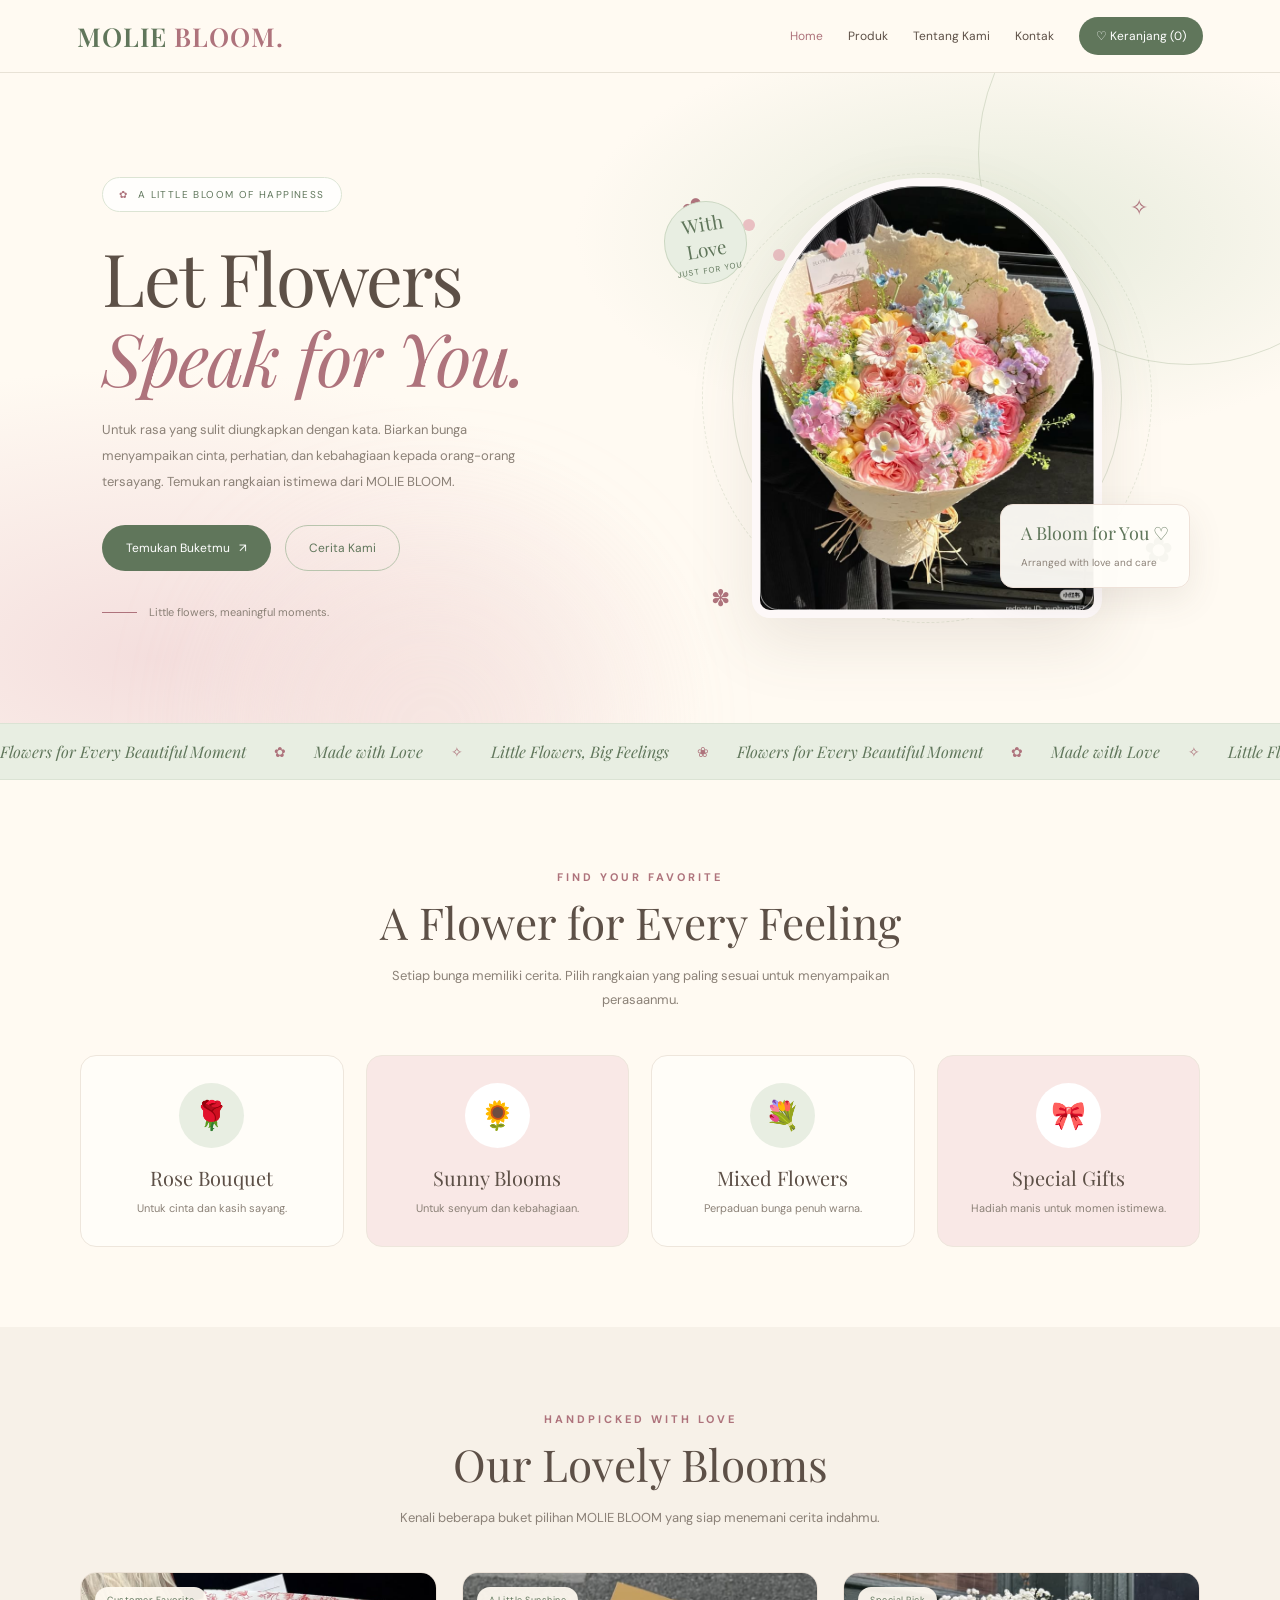
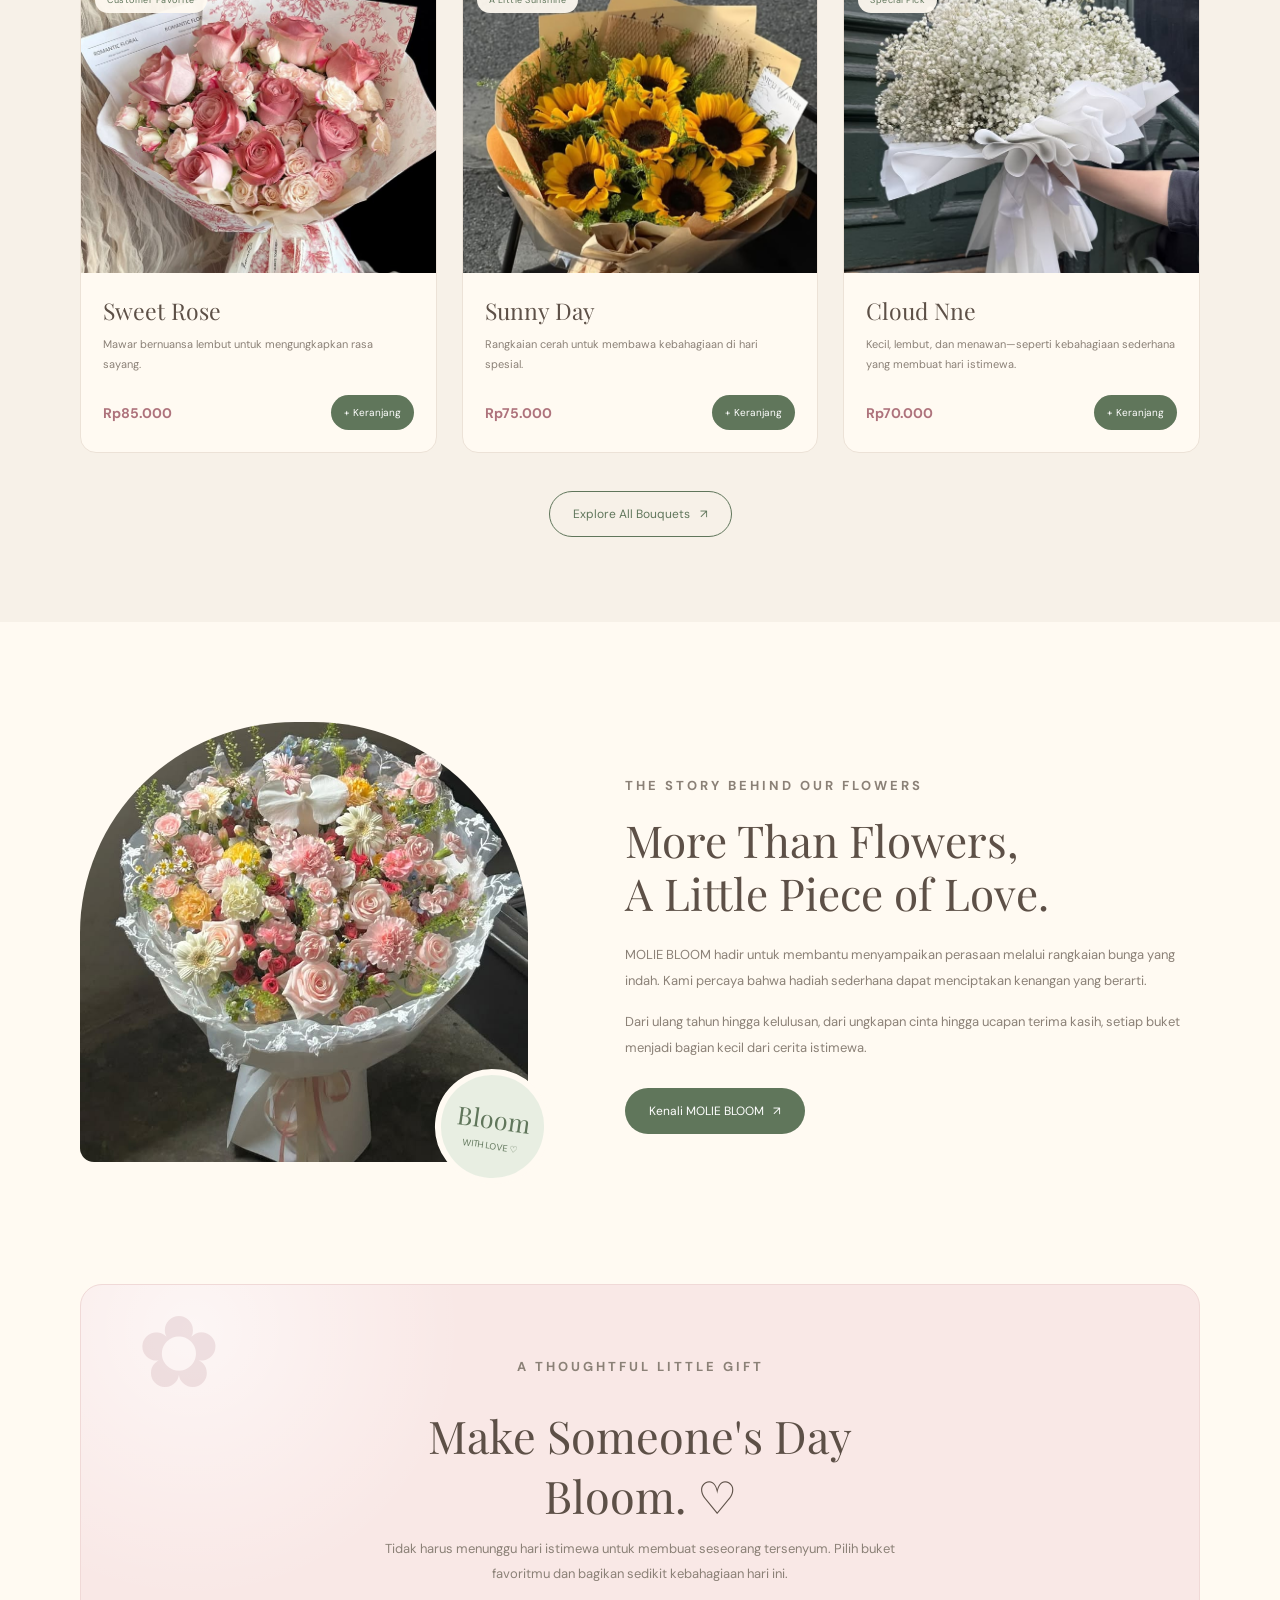
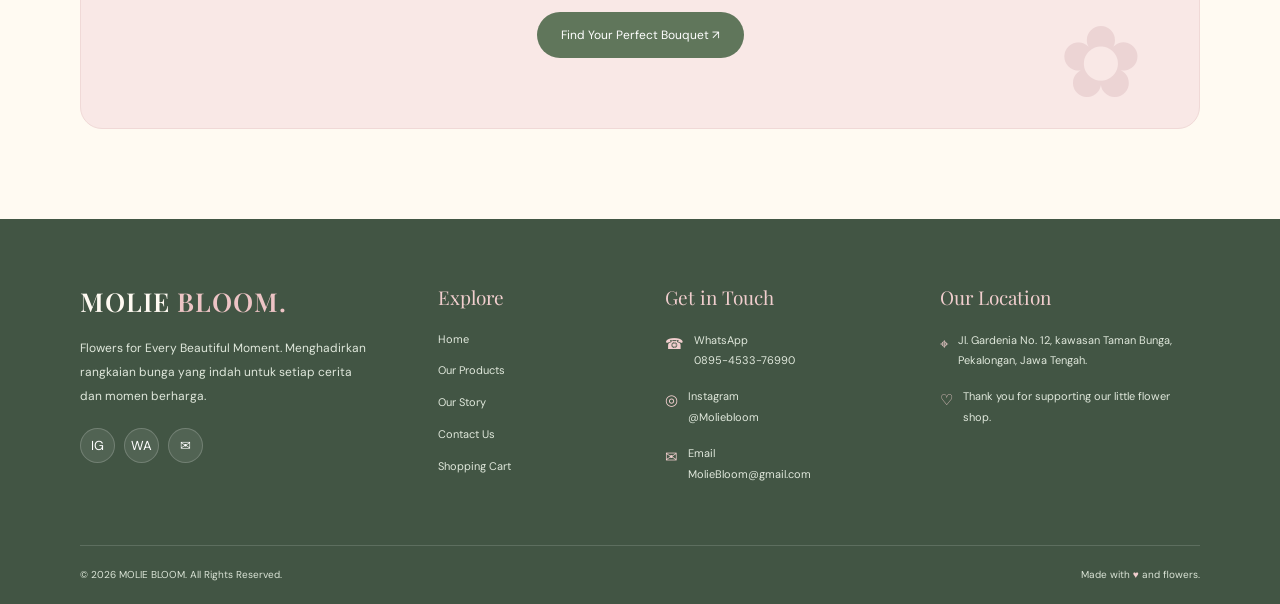
<file: index.html>
<!DOCTYPE html>
<html lang="id">
<head>
    <meta charset="UTF-8">
    <meta name="viewport" content="width=device-width, initial-scale=1.0">

    <title>MOLIE BLOOM | A Little Bloom of Happiness</title>
    <meta name="description" content="Temukan buket bunga cantik dan spesial dari MOLIE BLOOM untuk setiap momen berharga.">

    <link rel="preconnect" href="https://fonts.googleapis.com">
    <link rel="preconnect" href="https://fonts.gstatic.com" crossorigin>

    <link href="https://fonts.googleapis.com/css2?family=DM+Sans:wght@400;500;600;700&family=Playfair+Display:ital,wght@0,400;0,500;0,600;1,400;1,500&display=swap" rel="stylesheet">

    <style>
        /* ==========================
           WARNA DAN PENGATURAN
        ========================== */
        :root {
            --cream: #fffaf2;
            --cream-dark: #f4eadc;
            --pink: #e9bfc2;
            --pink-light: #f9e8e6;
            --pink-dark: #ae737c;
            --green: #a9b89b;
            --green-dark: #60765b;
            --green-light: #e8eee2;
            --brown: #5d5047;
            --muted: #8b8177;
            --white: #ffffff;
        }

        * {
            box-sizing: border-box;
            margin: 0;
            padding: 0;
        }

        html {
            scroll-behavior: smooth;
            scroll-padding-top: 90px;
        }

        body {
            background: var(--cream);
            color: var(--brown);
            font-family: "DM Sans", sans-serif;
            overflow-x: hidden;
        }

        a {
            color: inherit;
            text-decoration: none;
        }

        button {
            font-family: inherit;
        }

        img {
            display: block;
            max-width: 100%;
        }

        .container {
            width: min(1120px, 88%);
            margin: auto;
        }

        .section-label {
            color: var(--pink-dark);
            font-size: 11px;
            font-weight: 700;
            letter-spacing: 3px;
            text-transform: uppercase;
        }

        .section-title {
            margin-top: 12px;
            font-family: "Playfair Display", serif;
            font-size: clamp(30px, 4vw, 44px);
            font-weight: 400;
            line-height: 1.2;
        }

        .section-description {
            max-width: 530px;
            margin: 15px auto 0;
            color: var(--muted);
            font-size: 13px;
            line-height: 1.9;
        }

        /* ==========================
           NAVBAR
        ========================== */
        .navbar {
            position: sticky;
            top: 0;
            z-index: 1000;
            display: flex;
            align-items: center;
            justify-content: space-between;
            gap: 25px;
            padding: 17px 6%;
            background: rgba(255, 250, 242, 0.94);
            border-bottom: 1px solid #e8e2d6;
            backdrop-filter: blur(14px);
        }

        .logo {
            flex-shrink: 0;
            color: var(--green-dark);
            font-family: "Playfair Display", serif;
            font-size: 26px;
            font-weight: 600;
            letter-spacing: 1px;
        }

        .logo span {
            color: var(--pink-dark);
        }

        .nav-links {
            display: flex;
            align-items: center;
            justify-content: flex-end;
            flex-wrap: wrap;
            gap: 25px;
        }

        .nav-links a {
            color: var(--brown);
            font-size: 12px;
            transition: color 0.3s ease;
        }

        .nav-links a:hover,
        .nav-links a.active {
            color: var(--pink-dark);
        }

        .nav-links .cart-link {
            padding: 11px 17px;
            color: white;
            background: var(--green-dark);
            border-radius: 30px;
            transition: 0.3s ease;
        }

        .nav-links .cart-link:hover {
            color: white;
            background: var(--pink-dark);
            transform: translateY(-2px);
        }

        /* ==========================
           JUMBOTRON
        ========================== */
        .hero {
            position: relative;
            display: grid;
            grid-template-columns: 1fr 0.95fr;
            align-items: center;
            gap: 45px;
            min-height: 650px;
            padding: 75px 8%;
            overflow: hidden;
            background:
                radial-gradient(ellipse at 78% 25%, #e6ebdb 0%, transparent 30%),
                radial-gradient(ellipse at 12% 90%, #f4dedd 0%, transparent 35%),
                var(--cream);
        }

        .hero::before {
            position: absolute;
            top: -130px;
            right: -120px;
            width: 420px;
            height: 420px;
            border: 1px solid #a9b89b65;
            border-radius: 50%;
            content: "";
            animation: slowSpin 32s linear infinite;
        }

        .hero::after {
            position: absolute;
            bottom: -180px;
            left: 20%;
            width: 350px;
            height: 350px;
            background: #f1d9d6;
            border-radius: 50%;
            opacity: 0.35;
            filter: blur(75px);
            content: "";
            pointer-events: none;
        }

        .hero-content {
            position: relative;
            z-index: 5;
            animation: textReveal 1s ease both;
        }

        .hero-badge {
            display: inline-flex;
            align-items: center;
            gap: 9px;
            padding: 10px 16px;
            color: var(--green-dark);
            background: #ffffffc9;
            border: 1px solid #dce4d4;
            border-radius: 40px;
            font-size: 10px;
            letter-spacing: 1.4px;
            text-transform: uppercase;
        }

        .hero-badge span {
            color: var(--pink-dark);
            animation: twinkle 2s ease-in-out infinite;
        }

        .hero h1 {
            margin: 25px 0 20px;
            color: var(--brown);
            font-family: "Playfair Display", serif;
            font-size: clamp(46px, 5.7vw, 76px);
            font-weight: 400;
            line-height: 1.1;
            letter-spacing: -1.8px;
        }

        .hero h1 em {
            display: block;
            color: var(--pink-dark);
            font-weight: 400;
        }

        .hero-text {
            max-width: 445px;
            color: var(--muted);
            font-size: 13px;
            line-height: 2;
        }

        .hero-buttons {
            display: flex;
            flex-wrap: wrap;
            align-items: center;
            gap: 14px;
            margin-top: 30px;
        }

        .button {
            display: inline-flex;
            align-items: center;
            justify-content: center;
            gap: 9px;
            padding: 14px 23px;
            border: 1px solid transparent;
            border-radius: 40px;
            font-size: 12px;
            transition: 0.3s ease;
            cursor: pointer;
        }

        .button-primary {
            color: white;
            background: var(--green-dark);
        }

        .button-primary:hover {
            background: var(--pink-dark);
            box-shadow: 0 9px 24px #ae737c2b;
            transform: translateY(-3px);
        }

        .button-outline {
            color: var(--green-dark);
            border-color: #b8c4ad;
            background: transparent;
        }

        .button-outline:hover {
            background: white;
            transform: translateY(-3px);
        }

        .hero-caption {
            display: flex;
            align-items: center;
            gap: 12px;
            margin-top: 34px;
            color: var(--muted);
            font-size: 11px;
        }

        .caption-line {
            width: 35px;
            height: 1px;
            background: var(--pink-dark);
        }

        /* Visual buket */
        .hero-visual {
            position: relative;
            display: flex;
            align-items: center;
            justify-content: center;
            min-height: 470px;
            animation: imageReveal 1.2s ease both;
        }

        .orbit {
            position: absolute;
            width: 390px;
            height: 390px;
            border: 1px solid #b3c1a56e;
            border-radius: 50%;
            animation: slowSpin 30s linear infinite;
        }

        .orbit::before {
            position: absolute;
            top: 45px;
            left: 40px;
            width: 12px;
            height: 12px;
            background: var(--pink);
            border-radius: 50%;
            content: "";
        }

        .orbit-two {
            width: 450px;
            height: 450px;
            border: 1px dashed #b3c1a54f;
            animation-direction: reverse;
            animation-duration: 45s;
        }

        .hero-photo {
            position: relative;
            z-index: 2;
            width: min(100%, 350px);
            height: 440px;
            overflow: hidden;
            background: var(--pink-light);
            border: 8px solid #ffffffb8;
            border-radius: 48% 48% 18px 18px;
            box-shadow: 0 24px 65px #67584b20;
            animation: gentleFloat 5s ease-in-out infinite;
        }

        .hero-photo img {
            width: 100%;
            height: 100%;
            object-fit: cover;
            object-position: center;
        }

        .hero-photo::after {
            position: absolute;
            inset: 0;
            border: 1px solid #ffffff80;
            border-radius: inherit;
            content: "";
            pointer-events: none;
        }

        .decor-flower {
            position: absolute;
            z-index: 4;
            color: var(--pink-dark);
            font-size: 35px;
            pointer-events: none;
            animation: petalFloat 4s ease-in-out infinite;
        }

        .decor-one {
            top: 25px;
            left: 5px;
        }

        .decor-two {
            right: 5px;
            bottom: 60px;
            color: var(--green-dark);
            animation-delay: 1s;
        }

        .decor-three {
            top: 30px;
            right: 30px;
            font-size: 22px;
            animation-delay: 1.5s;
        }

        .decor-four {
            bottom: 20px;
            left: 35px;
            font-size: 23px;
            animation-delay: 0.7s;
        }

        .hero-note-card {
            position: absolute;
            right: -12px;
            bottom: 45px;
            z-index: 6;
            padding: 16px 20px;
            background: #fffdf8f2;
            border: 1px solid #eee1d8;
            border-radius: 13px;
            box-shadow: 0 12px 35px #5d50471a;
            animation: cardFloat 4s ease-in-out infinite;
        }

        .hero-note-card strong {
            display: block;
            margin-bottom: 5px;
            color: var(--green-dark);
            font-family: "Playfair Display", serif;
            font-size: 18px;
            font-weight: 400;
        }

        .hero-note-card small {
            color: var(--muted);
            font-size: 10px;
        }

        .hero-sticker {
            position: absolute;
            top: 38px;
            left: -12px;
            z-index: 6;
            display: grid;
            width: 83px;
            height: 83px;
            place-content: center;
            color: var(--green-dark);
            background: var(--green-light);
            border: 1px solid #cbd7c2;
            border-radius: 50%;
            text-align: center;
            transform: rotate(-10deg);
            animation: stickerSway 5s ease-in-out infinite;
        }

        .hero-sticker span {
            font-family: "Playfair Display", serif;
            font-size: 19px;
        }

        .hero-sticker small {
            margin-top: 3px;
            font-size: 8px;
            letter-spacing: 1px;
        }

        /* Animasi */
        @keyframes textReveal {
            from {
                opacity: 0;
                transform: translateY(28px);
            }
            to {
                opacity: 1;
                transform: translateY(0);
            }
        }

        @keyframes imageReveal {
            from {
                opacity: 0;
                transform: translateX(25px) scale(.97);
            }
            to {
                opacity: 1;
                transform: translateX(0) scale(1);
            }
        }

        @keyframes gentleFloat {
            0%, 100% {
                transform: translateY(0) rotate(0deg);
            }
            50% {
                transform: translateY(-10px) rotate(1deg);
            }
        }

        @keyframes petalFloat {
            0%, 100% {
                transform: translateY(0) rotate(-8deg);
            }
            50% {
                transform: translateY(-18px) rotate(12deg);
            }
        }

        @keyframes cardFloat {
            0%, 100% {
                transform: translateY(0);
            }
            50% {
                transform: translateY(-8px);
            }
        }

        @keyframes slowSpin {
            to {
                transform: rotate(360deg);
            }
        }

        @keyframes twinkle {
            0%, 100% {
                opacity: 1;
                transform: scale(1);
            }
            50% {
                opacity: .5;
                transform: scale(1.2);
            }
        }

        @keyframes stickerSway {
            0%, 100% {
                transform: rotate(-10deg) translateY(0);
            }
            50% {
                transform: rotate(-4deg) translateY(-6px);
            }
        }

        /* ==========================
           RUNNING TEXT
        ========================== */
        .flower-marquee {
            overflow: hidden;
            padding: 17px 0;
            color: var(--green-dark);
            background: var(--green-light);
            border-top: 1px solid #dbe3d4;
            border-bottom: 1px solid #dbe3d4;
        }

        .marquee-track {
            display: flex;
            width: max-content;
            animation: marquee 28s linear infinite;
        }

        .marquee-group {
            display: flex;
            flex-shrink: 0;
            align-items: center;
            gap: 28px;
            padding-right: 28px;
        }

        .marquee-group span {
            font-family: "Playfair Display", serif;
            font-size: 16px;
            font-style: italic;
        }

        .marquee-group b {
            color: var(--pink-dark);
            font-size: 14px;
            font-weight: 400;
        }

        @keyframes marquee {
            to {
                transform: translateX(-50%);
            }
        }

        /* ==========================
           KATEGORI
        ========================== */
        .categories {
            padding: 90px 0 80px;
            text-align: center;
        }

        .category-grid {
            display: grid;
            grid-template-columns: repeat(4, minmax(0, 1fr));
            gap: 22px;
            margin-top: 42px;
        }

        .category-card {
            padding: 27px 15px;
            background: #fffdf8;
            border: 1px solid #eee6dc;
            border-radius: 16px;
            transition: transform .3s ease, box-shadow .3s ease;
        }

        .category-card:nth-child(even) {
            background: var(--pink-light);
        }

        .category-card:hover {
            box-shadow: 0 14px 30px #5d504711;
            transform: translateY(-7px);
        }

        .category-icon {
            display: grid;
            width: 65px;
            height: 65px;
            margin: 0 auto 16px;
            place-items: center;
            background: var(--green-light);
            border-radius: 50%;
            font-size: 28px;
            transition: transform .4s ease;
        }

        .category-card:nth-child(even) .category-icon {
            background: white;
        }

        .category-card:hover .category-icon {
            transform: rotate(-8deg) scale(1.08);
        }

        .category-card h3 {
            margin-bottom: 8px;
            font-family: "Playfair Display", serif;
            font-size: 20px;
            font-weight: 400;
        }

        .category-card p {
            color: var(--muted);
            font-size: 11px;
            line-height: 1.8;
        }

        /* ==========================
           PRODUK UNGGULAN
        ========================== */
        .products {
            padding: 85px 0;
            background: #f7f1e8;
            text-align: center;
        }

        .product-grid {
            display: grid;
            grid-template-columns: repeat(3, minmax(0, 1fr));
            gap: 25px;
            margin-top: 42px;
            text-align: left;
        }

        .product-card {
            overflow: hidden;
            background: var(--cream);
            border: 1px solid #ece2d7;
            border-radius: 16px;
            transition: transform .3s ease, box-shadow .3s ease;
        }

        .product-card:hover {
            box-shadow: 0 18px 35px #5d504716;
            transform: translateY(-7px);
        }

        .product-image {
            position: relative;
            height: 300px;
            overflow: hidden;
            background: var(--pink-light);
        }

        .product-image img {
            width: 100%;
            height: 100%;
            object-fit: cover;
            transition: transform .6s ease;
        }

        .product-card:hover .product-image img {
            transform: scale(1.06);
        }

        .product-tag {
            position: absolute;
            top: 14px;
            left: 14px;
            padding: 7px 12px;
            color: var(--green-dark);
            background: #fffaf2eF;
            border-radius: 25px;
            font-size: 9px;
            letter-spacing: .5px;
        }

        .product-info {
            padding: 22px;
        }

        .product-info h3 {
            margin-bottom: 9px;
            font-family: "Playfair Display", serif;
            font-size: 23px;
            font-weight: 400;
        }

        .product-info p {
            min-height: 42px;
            color: var(--muted);
            font-size: 11px;
            line-height: 1.8;
        }

        .product-bottom {
            display: flex;
            align-items: center;
            justify-content: space-between;
            gap: 12px;
            margin-top: 18px;
        }

        .product-price {
            color: var(--pink-dark);
            font-size: 14px;
            font-weight: 700;
        }

        .add-button {
            padding: 11px 13px;
            color: white;
            background: var(--green-dark);
            border: none;
            border-radius: 25px;
            font-size: 10px;
            cursor: pointer;
            transition: .3s ease;
        }

        .add-button:hover {
            background: var(--pink-dark);
            transform: translateY(-2px);
        }

        .view-all {
            display: inline-flex;
            align-items: center;
            gap: 10px;
            margin-top: 38px;
            padding: 14px 23px;
            color: var(--green-dark);
            border: 1px solid var(--green-dark);
            border-radius: 30px;
            font-size: 12px;
            transition: .3s ease;
        }

        .view-all:hover {
            color: white;
            background: var(--green-dark);
        }

        /* ==========================
           CERITA MOLIE BLOOM
        ========================== */
        .story {
            display: grid;
            grid-template-columns: .9fr 1.1fr;
            align-items: center;
            gap: 75px;
            padding: 100px 0;
        }

        .story-visual {
            position: relative;
            padding: 0 22px 22px 0;
        }

        .story-photo {
            height: 440px;
            overflow: hidden;
            background: var(--green-light);
            border-radius: 48% 48% 14px 14px;
        }

        .story-photo img {
            width: 100%;
            height: 100%;
            object-fit: cover;
        }

        .story-decoration {
            position: absolute;
            right: 0;
            bottom: 0;
            display: grid;
            width: 115px;
            height: 115px;
            place-content: center;
            color: var(--green-dark);
            background: var(--green-light);
            border: 6px solid var(--cream);
            border-radius: 50%;
            text-align: center;
            transform: rotate(8deg);
        }

        .story-decoration span {
            font-family: "Playfair Display", serif;
            font-size: 25px;
        }

        .story-decoration small {
            margin-top: 5px;
            font-size: 9px;
        }

        .story-content .section-title {
            margin-bottom: 22px;
        }

        .story-content p {
            margin-bottom: 15px;
            color: var(--muted);
            font-size: 13px;
            line-height: 2;
        }

        .story-content .button {
            margin-top: 12px;
        }

        /* ==========================
           BANNER CTA
        ========================== */
        .cta {
            position: relative;
            margin-bottom: 90px;
            padding: 70px 25px;
            overflow: hidden;
            background:
                radial-gradient(circle at 10% 10%, #ffffff9c, transparent 25%),
                var(--pink-light);
            border: 1px solid #f0d9d7;
            border-radius: 22px;
            text-align: center;
        }

        .cta::before,
        .cta::after {
            position: absolute;
            color: #ae737c2b;
            font-size: 100px;
            content: "✿";
            animation: petalFloat 6s ease-in-out infinite;
        }

        .cta::before {
            top: 3px;
            left: 5%;
        }

        .cta::after {
            right: 5%;
            bottom: 0;
            animation-delay: 1.5s;
        }

        .cta h2 {
            position: relative;
            z-index: 2;
            margin: 12px 0;
            font-family: "Playfair Display", serif;
            font-size: clamp(30px, 4vw, 45px);
            font-weight: 400;
        }

        .cta p {
            position: relative;
            z-index: 2;
            max-width: 510px;
            margin: 0 auto 25px;
            color: var(--muted);
            font-size: 13px;
            line-height: 1.9;
        }

        .cta .button {
            position: relative;
            z-index: 2;
        }

        /* ==========================
           FOOTER LENGKAP
        ========================== */
        .footer {
            color: #f8f1e8;
            background: #425544;
        }

        .footer-main {
            display: grid;
            grid-template-columns: 1.35fr .8fr 1fr 1.1fr;
            gap: 38px;
            padding: 65px 0 45px;
        }

        .footer-brand .logo {
            display: inline-block;
            margin-bottom: 17px;
            color: #fffaf2;
        }

        .footer-brand .logo span {
            color: #edc4c5;
        }

        .footer-brand p {
            max-width: 290px;
            color: #e0e8dc;
            font-size: 12px;
            line-height: 2;
        }

        .footer-socials {
            display: flex;
            flex-wrap: wrap;
            gap: 9px;
            margin-top: 20px;
        }

        .social-circle {
            display: grid;
            width: 35px;
            height: 35px;
            place-items: center;
            color: white;
            background: #ffffff15;
            border: 1px solid #ffffff30;
            border-radius: 50%;
            font-size: 13px;
            transition: .3s ease;
        }

        .social-circle:hover {
            color: var(--green-dark);
            background: var(--cream);
            transform: translateY(-3px);
        }

        .footer-column h3 {
            margin-bottom: 20px;
            color: #f1cece;
            font-family: "Playfair Display", serif;
            font-size: 19px;
            font-weight: 400;
        }

        .footer-column a {
            display: block;
            width: fit-content;
            margin-bottom: 12px;
            color: #e0e8dc;
            font-size: 11px;
            line-height: 1.8;
            overflow-wrap: anywhere;
            transition: color .3s ease;
        }

        .footer-column a:hover {
            color: #f1cece;
        }

        .contact-line {
            display: flex;
            align-items: flex-start;
            gap: 10px;
            margin-bottom: 15px;
            color: #e0e8dc;
            font-size: 11px;
            line-height: 1.9;
        }

        .contact-icon {
            flex-shrink: 0;
            color: #f1cece;
            font-size: 15px;
        }

        .contact-line a {
            display: inline;
            margin: 0;
        }

        .footer-bottom {
            display: flex;
            align-items: center;
            justify-content: space-between;
            flex-wrap: wrap;
            gap: 12px;
            padding: 20px 0;
            border-top: 1px solid #ffffff25;
        }

        .footer-bottom p {
            color: #dbe4d7;
            font-size: 10px;
            line-height: 1.8;
        }

        .footer-bottom span {
            color: #f1cece;
        }

        /* ==========================
           RESPONSIVE
        ========================== */
        @media (max-width: 1000px) {
            .navbar {
                padding-right: 4%;
                padding-left: 4%;
            }

            .nav-links {
                gap: 15px;
            }

            .hero {
                gap: 25px;
                padding-right: 6%;
                padding-left: 6%;
            }

            .hero-photo {
                width: 300px;
                height: 400px;
            }

            .orbit {
                width: 340px;
                height: 340px;
            }

            .orbit-two {
                width: 390px;
                height: 390px;
            }

            .footer-main {
                grid-template-columns: 1.2fr 1fr;
            }

            .story {
                gap: 45px;
            }
        }

        @media (max-width: 680px) {
            .container {
                width: 88%;
            }

            .navbar {
                position: relative;
                flex-direction: column;
                gap: 15px;
                padding: 18px 5%;
            }

            .logo {
                font-size: 25px;
            }

            .nav-links {
                justify-content: center;
                gap: 13px 16px;
            }

            .nav-links a {
                font-size: 10px;
            }

            .nav-links .cart-link {
                padding: 9px 12px;
            }

            .hero {
                grid-template-columns: 1fr;
                gap: 15px;
                padding: 55px 7% 60px;
            }

            .hero-content {
                text-align: center;
            }

            .hero-badge {
                font-size: 9px;
            }

            .hero h1 {
                margin-top: 22px;
                font-size: clamp(45px, 12vw, 63px);
                letter-spacing: -1px;
            }

            .hero-text {
                margin: auto;
                font-size: 12px;
            }

            .hero-buttons {
                justify-content: center;
            }

            .hero-caption {
                justify-content: center;
                margin-top: 25px;
            }

            .hero-visual {
                min-height: 390px;
                margin-top: 15px;
            }

            .hero-photo {
                width: 260px;
                height: 340px;
            }

            .orbit {
                width: 290px;
                height: 290px;
            }

            .orbit-two {
                width: 330px;
                height: 330px;
            }

            .hero-sticker {
                top: 20px;
                left: 0;
                width: 70px;
                height: 70px;
            }

            .hero-sticker span {
                font-size: 16px;
            }

            .hero-note-card {
                right: 0;
                bottom: 20px;
                padding: 12px 14px;
            }

            .hero-note-card strong {
                font-size: 15px;
            }

            .decor-one {
                left: 0;
            }

            .decor-two {
                right: 0;
            }

            .categories,
            .products {
                padding: 65px 0;
            }

            .category-grid {
                grid-template-columns: repeat(2, minmax(0, 1fr));
                gap: 13px;
                margin-top: 30px;
            }

            .category-card {
                padding: 23px 10px;
            }

            .category-card h3 {
                font-size: 18px;
            }

            .category-card p {
                font-size: 10px;
            }

            .product-grid {
                grid-template-columns: 1fr;
                gap: 22px;
                margin-top: 30px;
            }

            .product-image {
                height: 320px;
            }

            .story {
                grid-template-columns: 1fr;
                gap: 35px;
                padding: 70px 0;
            }

            .story-visual {
                max-width: 430px;
                width: 100%;
                margin: auto;
            }

            .story-photo {
                height: 380px;
            }

            .story-content {
                text-align: center;
            }

            .story-content p {
                font-size: 12px;
            }

            .cta {
                margin-bottom: 60px;
                padding: 55px 20px;
            }

            .cta::before,
            .cta::after {
                font-size: 55px;
            }

            .footer-main {
                grid-template-columns: 1fr 1fr;
                gap: 32px 20px;
                padding-top: 48px;
            }

            .footer-brand {
                grid-column: 1 / -1;
            }

            .footer-brand p {
                max-width: 360px;
            }

            .footer-column h3 {
                font-size: 17px;
            }

            .footer-bottom {
                justify-content: center;
                text-align: center;
            }
        }

        @media (max-width: 370px) {
            .nav-links {
                gap: 12px;
            }

            .hero h1 {
                font-size: 42px;
            }

            .hero-photo {
                width: 225px;
                height: 300px;
            }

            .hero-visual {
                min-height: 345px;
            }

            .orbit {
                width: 260px;
                height: 260px;
            }

            .orbit-two {
                width: 290px;
                height: 290px;
            }

            .footer-main {
                grid-template-columns: 1fr;
            }

            .footer-brand {
                grid-column: auto;
            }
        }

        /* Hormati pengaturan pengurangan animasi */
        @media (prefers-reduced-motion: reduce) {
            *,
            *::before,
            *::after {
                animation-duration: 0.01ms !important;
                animation-iteration-count: 1 !important;
                scroll-behavior: auto !important;
                transition-duration: 0.01ms !important;
            }
        }
    </style>
</head>

<body>

    <!-- ==========================
         NAVBAR
    =========================== -->
    <header class="navbar">
        <a href="index.html" class="logo">
            MOLIE <span>BLOOM.</span>
        </a>

        <nav class="nav-links" aria-label="Navigasi utama">
            <a href="index.html" class="active">Home</a>
            <a href="produk.html">Produk</a>
            <a href="tentang.html">Tentang Kami</a>
            <a href="kontak.html">Kontak</a>

            <a href="keranjang.html" class="cart-link">
                ♡ Keranjang (<span id="cartCount">0</span>)
            </a>
        </nav>
    </header>

    <main>

        <!-- ==========================
             JUMBOTRON
        =========================== -->
        <section class="hero">

            <div class="hero-content">

                <div class="hero-badge">
                    <span>✿</span>
                    A Little Bloom of Happiness
                </div>

                <h1>
                    Let Flowers
                    <em>Speak for You.</em>
                </h1>

                <p class="hero-text">
                    Untuk rasa yang sulit diungkapkan dengan kata.
                    Biarkan bunga menyampaikan cinta, perhatian,
                    dan kebahagiaan kepada orang-orang tersayang.
                    Temukan rangkaian istimewa dari MOLIE BLOOM.
                </p>

                <div class="hero-buttons">
                    <a href="produk.html" class="button button-primary">
                        Temukan Buketmu <span>↗</span>
                    </a>

                    <a href="tentang.html" class="button button-outline">
                        Cerita Kami
                    </a>
                </div>

                <div class="hero-caption">
                    <span class="caption-line"></span>
                    Little flowers, meaningful moments.
                </div>

            </div>

            <div class="hero-visual">

                <div class="orbit"></div>
                <div class="orbit orbit-two"></div>

                <span class="decor-flower decor-one">✿</span>
                <span class="decor-flower decor-two">✿</span>
                <span class="decor-flower decor-three">✧</span>
                <span class="decor-flower decor-four">✽</span>

                <div class="hero-sticker">
                    <span>With Love</span>
                    <small>JUST FOR YOU</small>
                </div>

                <div class="hero-photo">
                    <img
                        src="images/variasi1.jfif"
                        alt="Buket bunga lavender, putih, dan cream"
                        fetchpriority="high">
                </div>

                <div class="hero-note-card">
                    <strong>A Bloom for You ♡</strong>
                    <small>Arranged with love and care</small>
                </div>

            </div>

        </section>

        <!-- TEKS BERJALAN -->
        <div class="flower-marquee" aria-label="Flowers for every beautiful moment">
            <div class="marquee-track">

                <div class="marquee-group">
                    <span>Flowers for Every Beautiful Moment</span>
                    <b>✿</b>
                    <span>Made with Love</span>
                    <b>✧</b>
                    <span>Little Flowers, Big Feelings</span>
                    <b>❀</b>
                </div>

                <div class="marquee-group" aria-hidden="true">
                    <span>Flowers for Every Beautiful Moment</span>
                    <b>✿</b>
                    <span>Made with Love</span>
                    <b>✧</b>
                    <span>Little Flowers, Big Feelings</span>
                    <b>❀</b>
                </div>

            </div>
        </div>

        <!-- ==========================
             KATEGORI
        =========================== -->
        <section class="categories">
            <div class="container">

                <p class="section-label">Find Your Favorite</p>

                <h2 class="section-title">
                    A Flower for Every Feeling
                </h2>

                <p class="section-description">
                    Setiap bunga memiliki cerita. Pilih rangkaian
                    yang paling sesuai untuk menyampaikan perasaanmu.
                </p>

                <div class="category-grid">

                    <a href="produk.html" class="category-card">
                        <div class="category-icon">🌹</div>
                        <h3>Rose Bouquet</h3>
                        <p>Untuk cinta dan kasih sayang.</p>
                    </a>

                    <a href="produk.html" class="category-card">
                        <div class="category-icon">🌻</div>
                        <h3>Sunny Blooms</h3>
                        <p>Untuk senyum dan kebahagiaan.</p>
                    </a>

                    <a href="produk.html" class="category-card">
                        <div class="category-icon">💐</div>
                        <h3>Mixed Flowers</h3>
                        <p>Perpaduan bunga penuh warna.</p>
                    </a>

                    <a href="produk.html" class="category-card">
                        <div class="category-icon">🎀</div>
                        <h3>Special Gifts</h3>
                        <p>Hadiah manis untuk momen istimewa.</p>
                    </a>

                </div>
            </div>
        </section>

        <!-- ==========================
             PRODUK UNGGULAN
        =========================== -->
        <section class="products">
            <div class="container">

                <p class="section-label">Handpicked with Love</p>

                <h2 class="section-title">
                    Our Lovely Blooms
                </h2>

                <p class="section-description">
                    Kenali beberapa buket pilihan MOLIE BLOOM
                    yang siap menemani cerita indahmu.
                </p>

                <div class="product-grid">

                    <!-- PRODUK 1 -->
                    <article class="product-card">

                        <div class="product-image">
                            <img
                                src="images/rose pink.jfif"
                                alt="Buket mawar pink Rose Whisper"
                                loading="lazy">

                            <span class="product-tag">Customer Favorite</span>
                        </div>

                        <div class="product-info">
                            <h3>Sweet Rose</h3>

                            <p>
                                Mawar bernuansa lembut untuk
                                mengungkapkan rasa sayang.
                            </p>

                            <div class="product-bottom">
                                <span class="product-price">Rp85.000</span>

                                <button
                                    type="button"
                                    class="add-button"
                                    data-add-to-cart
                                    data-id="sweet-rose"
                                    data-name="Sweet Rose"
                                    data-price="85000">
                                    + Keranjang
                                </button>
                            </div>
                        </div>

                    </article>

                    <!-- PRODUK 2 -->
                    <article class="product-card">

                        <div class="product-image">
                            <img
                                src="images/matahari.jfif"
                                alt="Buket bunga warna-warni Sunny Bloom"
                                loading="lazy">

                            <span class="product-tag">A Little Sunshine</span>
                        </div>

                        <div class="product-info">
                            <h3>Sunny Day</h3>

                            <p>
                                Rangkaian cerah untuk membawa
                                kebahagiaan di hari spesial.
                            </p>

                            <div class="product-bottom">
                                <span class="product-price">Rp75.000</span>

                                <button
                                    type="button"
                                    class="add-button"
                                    data-add-to-cart
                                    data-id="sunny-day"
                                    data-name="Sunny Day"
                                    data-price="75000">
                                    + Keranjang
                                </button>
                            </div>
                        </div>

                    </article>

                    <!-- PRODUK 3 -->
                    <article class="product-card">

                        <div class="product-image">
                            <img
                                src="images/baby (1).jfif"
                                alt="Buket bunga Baby breathe"
                                loading="lazy">

                            <span class="product-tag">Special Pick</span>
                        </div>

                        <div class="product-info">
                            <h3>Cloud Nne</h3>

                            <p>
                                Kecil, lembut, dan menawan—seperti kebahagiaan sederhana yang membuat hari istimewa.
                            </p>

                            <div class="product-bottom">
                                <span class="product-price">Rp70.000</span>

                                <button
                                    type="button"
                                    class="add-button"
                                    data-add-to-cart
                                    data-id="blush-romance"
                                    data-name="Blush Romance"
                                    data-price="120000">
                                    + Keranjang
                                </button>
                            </div>
                        </div>

                    </article>

                </div>

                <a href="produk.html" class="view-all">
                    Explore All Bouquets <span>↗</span>
                </a>

            </div>
        </section>

        <!-- ==========================
             TENTANG MOLIE BLOOM
        =========================== -->
        <section class="story container">

            <div class="story-visual">

                <div class="story-photo">
                    <img
                        src="images/variasi2.jfif"
                        alt="Buket pink dengan pembungkus natural"
                        loading="lazy">
                </div>

                <div class="story-decoration">
                    <span>Bloom</span>
                    <small>WITH LOVE ♡</small>
                </div>

            </div>

            <div class="story-content">

                <p class="section-label">The Story Behind Our Flowers</p>

                <h2 class="section-title">
                    More Than Flowers,
                    <br>
                    A Little Piece of Love.
                </h2>

                <p>
                    MOLIE BLOOM hadir untuk membantu menyampaikan
                    perasaan melalui rangkaian bunga yang indah.
                    Kami percaya bahwa hadiah sederhana dapat
                    menciptakan kenangan yang berarti.
                </p>

                <p>
                    Dari ulang tahun hingga kelulusan, dari ungkapan
                    cinta hingga ucapan terima kasih, setiap buket
                    menjadi bagian kecil dari cerita istimewa.
                </p>

                <a href="tentang.html" class="button button-primary">
                    Kenali MOLIE BLOOM <span>↗</span>
                </a>

            </div>

        </section>

        <!-- ==========================
             BANNER AJAKAN
        =========================== -->
        <section class="cta container">

            <p class="section-label">A Thoughtful Little Gift</p>

            <h2>
                Make Someone's Day
                <br>
                Bloom. ♡
            </h2>

            <p>
                Tidak harus menunggu hari istimewa untuk membuat
                seseorang tersenyum. Pilih buket favoritmu dan
                bagikan sedikit kebahagiaan hari ini.
            </p>

            <a href="produk.html" class="button button-primary">
                Find Your Perfect Bouquet ↗
            </a>

        </section>

    </main>

    <!-- ==========================
         FOOTER LENGKAP
    =========================== -->
    <footer class="footer">

        <div class="container">

            <div class="footer-main">

                <!-- IDENTITAS TOKO -->
                <div class="footer-brand">

                    <a href="index.html" class="logo">
                        MOLIE <span>BLOOM.</span>
                    </a>

                    <p>
                        Flowers for Every Beautiful Moment.
                        Menghadirkan rangkaian bunga yang indah
                        untuk setiap cerita dan momen berharga.
                    </p>

                    <div class="footer-socials">

                        <a
                            class="social-circle"
                            href="https://instagram.com/usernamekamu"
                            target="_blank"
                            rel="noopener noreferrer"
                            aria-label="Instagram MOLIE BLOOM">
                            IG
                        </a>

                        <a
                            class="social-circle"
                            href="https://wa.me/628xxxxxxxxxx"
                            target="_blank"
                            rel="noopener noreferrer"
                            aria-label="WhatsApp MOLIE BLOOM">
                            WA
                        </a>

                        <a
                            class="social-circle"
                            href="mailto:emailkamu@example.com"
                            aria-label="Email MOLIE BLOOM">
                            ✉
                        </a>

                    </div>

                </div>

                <!-- NAVIGASI -->
                <div class="footer-column">

                    <h3>Explore</h3>

                    <a href="index.html">Home</a>
                    <a href="produk.html">Our Products</a>
                    <a href="tentang.html">Our Story</a>
                    <a href="kontak.html">Contact Us</a>
                    <a href="keranjang.html">Shopping Cart</a>

                </div>

                <!-- KONTAK -->
                <div class="footer-column">

                    <h3>Get in Touch</h3>

                    <div class="contact-line">
                        <span class="contact-icon">☎</span>

                        <span>
                            WhatsApp
                            <br>
                            <a
                                href="https://wa.me/0895997547899"
                                target="_blank"
                                rel="noopener noreferrer">
                                0895-4533-76990
                            </a>
                        </span>
                    </div>

                    <div class="contact-line">
                        <span class="contact-icon">◎</span>

                        <span>
                            Instagram
                            <br>
                            <a
                                href="https://instagram.com/usernamekamu"
                                target="_blank"
                                rel="noopener noreferrer">
                                @Moliebloom
                            </a>
                        </span>
                    </div>

                    <div class="contact-line">
                        <span class="contact-icon">✉</span>

                        <span>
                            Email
                            <br>
                            <a href="mailto:emailkamu@example.com">
                                MolieBloom@gmail.com
                            </a>
                        </span>
                    </div>

                </div>

                <!-- ALAMAT -->
                <div class="footer-column">

                    <h3>Our Location</h3>

                    <div class="contact-line">
                        <span class="contact-icon">⌖</span>

                        <span>
                            <a
                                href="https://maps.google.com/?q=alamat+toko+kamu"
                                target="_blank"
                                rel="noopener noreferrer">
                                Jl. Gardenia No. 12, kawasan Taman Bunga, Pekalongan, Jawa Tengah.
                            </a>
                        </span>
                    </div>

                    <div class="contact-line">
                        <span class="contact-icon">♡</span>

                        <span>
                            Thank you for supporting
                            our little flower shop.
                        </span>
                    </div>

                </div>

            </div>

            <div class="footer-bottom">

                <p>
                    © 2026 MOLIE BLOOM. All Rights Reserved.
                </p>

                <p>
                    Made with <span>♥</span> and flowers.
                </p>

            </div>

        </div>

    </footer>

    <!-- JAVASCRIPT KERANJANG -->
    <script src="js/script.js"></script>

</body>
</html>
</file>
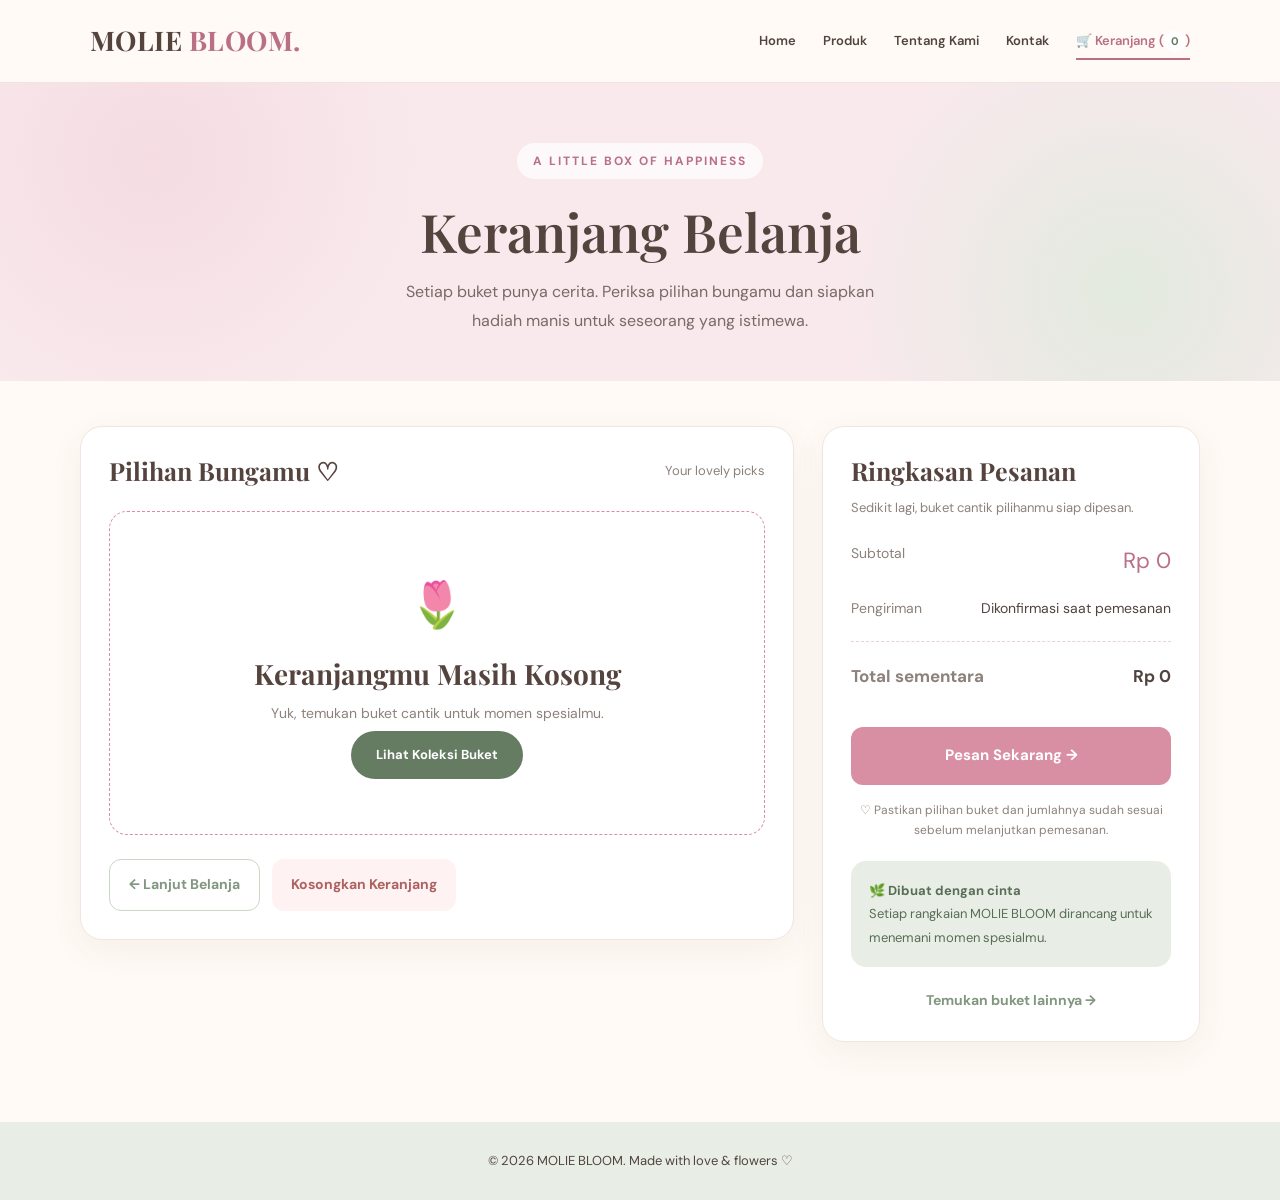
<file: keranjang.html>
<!DOCTYPE html>
<html lang="id">
<head>
    <meta charset="UTF-8">
    <meta name="viewport" content="width=device-width, initial-scale=1.0">

    <title>Keranjang Belanja | MOLIE BLOOM</title>

    <link rel="stylesheet" href="css/style.css">

    <link rel="preconnect" href="https://fonts.googleapis.com">
    <link rel="preconnect" href="https://fonts.gstatic.com" crossorigin>

    <link href="https://fonts.googleapis.com/css2?family=DM+Sans:wght@400;500;600;700&family=Playfair+Display:wght@500;600;700&display=swap" rel="stylesheet">

    <style>
        :root {
            --pink: #d98fa3;
            --pink-light: #f9e9ed;
            --pink-dark: #b96f86;
            --sage: #829780;
            --sage-light: #e8eee5;
            --cream: #fffaf5;
            --text: #51443f;
            --muted: #8d817b;
            --white: #ffffff;
        }

        * {
            box-sizing: border-box;
        }

        body {
            margin: 0;
            background: var(--cream);
            color: var(--text);
            font-family: "DM Sans", sans-serif;
        }

        a {
            color: inherit;
            text-decoration: none;
        }

        .navbar {
            background: rgba(255, 250, 245, 0.97);
            border-bottom: 1px solid #f0e4df;
            padding: 18px 7%;
        }

        .logo {
            font-family: "Playfair Display", serif;
            font-size: 25px;
            font-weight: 700;
            letter-spacing: 1px;
        }

        .logo span {
            color: var(--pink-dark);
        }

        .navbar nav a {
            transition: color 0.2s ease;
        }

        .navbar nav a:hover,
        .navbar nav a.active {
            color: var(--pink-dark);
        }

        .cart-hero {
            padding: 60px 20px 45px;
            text-align: center;
            background:
                radial-gradient(circle at 12% 25%, #f4dce2 0, transparent 24%),
                radial-gradient(circle at 88% 70%, #e2eadf 0, transparent 25%),
                var(--pink-light);
        }

        .cart-eyebrow {
            display: inline-block;
            padding: 8px 16px;
            border-radius: 30px;
            background: rgba(255, 255, 255, 0.75);
            color: var(--pink-dark);
            font-size: 12px;
            font-weight: 700;
            letter-spacing: 2px;
            text-transform: uppercase;
        }

        .cart-hero h1 {
            margin: 18px 0 12px;
            font-family: "Playfair Display", serif;
            font-size: clamp(35px, 5vw, 53px);
            font-weight: 600;
        }

        .cart-hero p {
            max-width: 500px;
            margin: 0 auto;
            color: #786a65;
            line-height: 1.8;
        }

        .cart-main {
            width: min(1120px, 90%);
            margin: 0 auto;
            padding: 45px 0 80px;
        }

        .cart-layout {
            display: grid;
            grid-template-columns: minmax(0, 1.7fr) minmax(280px, 0.9fr);
            gap: 28px;
            align-items: start;
        }

        .cart-panel,
        .summary-panel {
            padding: 28px;
            background: var(--white);
            border: 1px solid #f0e5e0;
            border-radius: 22px;
            box-shadow: 0 10px 35px rgba(103, 74, 65, 0.06);
        }

        .panel-heading {
            display: flex;
            justify-content: space-between;
            align-items: center;
            flex-wrap: wrap;
            gap: 12px;
            margin-bottom: 24px;
        }

        .panel-heading h2,
        .summary-panel h2 {
            margin: 0;
            font-family: "Playfair Display", serif;
            font-size: 25px;
        }

        .small-note {
            color: var(--muted);
            font-size: 13px;
        }

        #cartItems {
            display: grid;
            gap: 16px;
        }

        /* Tampilan item mengikuti HTML yang dibuat JavaScript */
        #cartItems .cart-item {
            display: flex;
            align-items: center;
            gap: 16px;
            padding: 17px 0;
            border-bottom: 1px solid #f1e8e3;
        }

        #cartItems .cart-item:last-child {
            border-bottom: none;
        }

        #cartItems img {
            width: 94px;
            height: 110px;
            flex-shrink: 0;
            object-fit: cover;
            border-radius: 14px;
            background: var(--pink-light);
        }

        #cartItems h3,
        #cartItems h4 {
            margin: 0 0 7px;
            font-family: "Playfair Display", serif;
            font-size: 18px;
        }

        #cartItems p {
            margin: 5px 0;
            color: var(--muted);
            font-size: 14px;
        }

        #cartItems button {
            min-width: 32px;
            min-height: 32px;
            margin: 4px 3px 0 0;
            padding: 5px 10px;
            border: 1px solid #eadbd5;
            border-radius: 9px;
            background: var(--cream);
            color: var(--text);
            cursor: pointer;
        }

        #cartItems button:hover {
            background: var(--pink-light);
        }

        .cart-actions {
            display: flex;
            flex-wrap: wrap;
            gap: 12px;
            margin-top: 24px;
        }

        .btn {
            display: inline-flex;
            justify-content: center;
            align-items: center;
            gap: 8px;
            padding: 13px 19px;
            border: none;
            border-radius: 12px;
            font-family: inherit;
            font-size: 14px;
            font-weight: 700;
            text-align: center;
            cursor: pointer;
            transition: transform 0.2s, background 0.2s;
        }

        .btn:hover {
            transform: translateY(-2px);
        }

        .btn-pink {
            background: var(--pink);
            color: white;
        }

        .btn-pink:hover {
            background: var(--pink-dark);
        }

        .btn-outline {
            background: white;
            color: var(--sage);
            border: 1px solid #cbd7c7;
        }

        .btn-danger {
            background: #fff2f2;
            color: #ad6262;
        }

        .summary-panel {
            position: sticky;
            top: 22px;
        }

        .summary-intro {
            margin: 10px 0 23px;
            color: var(--muted);
            font-size: 13px;
            line-height: 1.7;
        }

        .summary-row {
            display: flex;
            justify-content: space-between;
            gap: 15px;
            margin: 17px 0;
            font-size: 14px;
        }

        .summary-row span:first-child {
            color: var(--muted);
        }

        .summary-total {
            padding-top: 20px;
            margin-top: 20px;
            border-top: 1px dashed #e5d5ce;
            font-size: 17px;
            font-weight: 700;
        }

        #cartTotal {
            color: var(--pink-dark);
            font-size: 22px;
        }

        .checkout-button {
            width: 100%;
            margin-top: 20px;
            padding: 16px;
            font-size: 15px;
        }

        .secure-note {
            margin: 15px 0 0;
            color: var(--muted);
            font-size: 12px;
            line-height: 1.7;
            text-align: center;
        }

        .continue-link {
            display: block;
            margin-top: 22px;
            color: var(--sage);
            font-size: 14px;
            font-weight: 700;
            text-align: center;
        }

        .continue-link:hover {
            color: var(--pink-dark);
        }

        .cart-decoration {
            margin-top: 20px;
            padding: 18px;
            border-radius: 15px;
            background: var(--sage-light);
            color: #586d56;
            font-size: 13px;
            line-height: 1.8;
        }

        .footer {
            padding: 28px 20px;
            background: #e8eee5;
            color: #62735e;
            text-align: center;
            font-size: 13px;
        }

        @media (max-width: 800px) {
            .cart-layout {
                grid-template-columns: 1fr;
            }

            .summary-panel {
                position: static;
            }
        }

        @media (max-width: 520px) {
            .navbar {
                padding: 16px 5%;
            }

            .cart-main {
                width: 92%;
                padding-top: 28px;
            }

            .cart-panel,
            .summary-panel {
                padding: 20px;
                border-radius: 17px;
            }

            #cartItems .cart-item {
                align-items: flex-start;
                gap: 12px;
            }

            #cartItems img {
                width: 76px;
                height: 94px;
            }

            .cart-actions .btn {
                flex: 1 1 100%;
            }
        }
    </style>
</head>

<body>

    <header class="navbar">
        <a href="index.html" class="logo">
            MOLIE <span>BLOOM.</span>
        </a>

        <nav>
            <a href="index.html">Home</a>
            <a href="produk.html">Produk</a>
            <a href="tentang.html">Tentang Kami</a>
            <a href="kontak.html">Kontak</a>
            <a href="keranjang.html" class="active">
                🛒 Keranjang (<span id="cartCount">0</span>)
            </a>
        </nav>
    </header>

    <section class="cart-hero">
        <span class="cart-eyebrow">A Little Box of Happiness</span>
        <h1>Keranjang Belanja</h1>
        <p>
            Setiap buket punya cerita. Periksa pilihan bungamu
            dan siapkan hadiah manis untuk seseorang yang istimewa.
        </p>
    </section>

    <main class="cart-main">
        <div class="cart-layout">

            <section class="cart-panel">
                <div class="panel-heading">
                    <h2>Pilihan Bungamu ♡</h2>
                    <span class="small-note">Your lovely picks</span>
                </div>

                <div id="cartItems">
                    <!-- Isi keranjang ditampilkan oleh script.js -->
                </div>

                <div class="cart-actions">
                    <a href="produk.html" class="btn btn-outline">
                        ← Lanjut Belanja
                    </a>

                    <button
                        type="button"
                        id="clearCartButton"
                        class="btn btn-danger"
                    >
                        Kosongkan Keranjang
                    </button>
                </div>
            </section>

            <aside class="summary-panel">
                <h2>Ringkasan Pesanan</h2>
                <p class="summary-intro">
                    Sedikit lagi, buket cantik pilihanmu siap dipesan.
                </p>

                <div class="summary-row">
                    <span>Subtotal</span>
                    <span id="cartTotal">Rp0</span>
                </div>

                <div class="summary-row">
                    <span>Pengiriman</span>
                    <span>Dikonfirmasi saat pemesanan</span>
                </div>

                <div class="summary-row summary-total">
                    <span>Total sementara</span>
                    <span id="cartTotalCopy">Rp0</span>
                </div>

                <button
                    type="button"
                    id="checkoutButton"
                    class="btn btn-pink checkout-button"
                >
                    Pesan Sekarang →
                </button>

                <p class="secure-note">
                    ♡ Pastikan pilihan buket dan jumlahnya sudah sesuai
                    sebelum melanjutkan pemesanan.
                </p>

                <div class="cart-decoration">
                    🌿 <strong>Dibuat dengan cinta</strong><br>
                    Setiap rangkaian MOLIE BLOOM dirancang untuk
                    menemani momen spesialmu.
                </div>

                <a href="produk.html" class="continue-link">
                    Temukan buket lainnya →
                </a>
            </aside>

        </div>
    </main>

    <footer class="footer">
        <p>
            © <span id="currentYear"></span> MOLIE BLOOM.
            Made with love & flowers ♡
        </p>
    </footer>

    <script src="js/script.js"></script>

    <script>
        // Samakan teks total kedua dengan total dari keranjang.
        function syncCartTotalCopy() {
            const total = document.getElementById("cartTotal");
            const copy = document.getElementById("cartTotalCopy");

            if (total && copy) {
                copy.textContent = total.textContent;
            }
        }

        document.addEventListener("DOMContentLoaded", () => {
            syncCartTotalCopy();

            const total = document.getElementById("cartTotal");

            if (total) {
                new MutationObserver(syncCartTotalCopy).observe(total, {
                    childList: true,
                    subtree: true,
                    characterData: true
                });
            }
        });
    </script>

<!-- Popup Konfirmasi Kosongkan Keranjang -->
<div id="clearCartModal" class="custom-modal">
    <div class="modal-card">
        <div class="modal-flower">🌷</div>

        <span class="modal-label">MOLIE BLOOM</span>

        <h2>Kosongkan Keranjang?</h2>

        <p>
            Apakah kamu yakin ingin menghapus semua bunga
            pilihanmu dari keranjang?
        </p>

        <div class="modal-buttons">
            <button type="button" id="cancelClearCart" class="modal-cancel">
                Tidak, Kembali
            </button>

            <button type="button" id="confirmClearCart" class="modal-confirm">
                Ya, Kosongkan
            </button>
        </div>
    </div>
</div>

<style>
    .custom-modal {
        display: none;
        position: fixed;
        inset: 0;
        z-index: 9999;
        align-items: center;
        justify-content: center;
        padding: 20px;
        background: rgba(69, 53, 49, 0.42);
        backdrop-filter: blur(5px);
    }

    .custom-modal.show {
        display: flex;
        animation: modalFadeIn 0.25s ease;
    }

    .modal-card {
        width: 100%;
        max-width: 430px;
        padding: 36px 30px 30px;
        border: 1px solid #f0dce0;
        border-radius: 25px;
        background: #fffaf5;
        box-shadow: 0 20px 60px rgba(65, 43, 38, 0.18);
        text-align: center;
        animation: modalSlideUp 0.3s ease;
    }

    .modal-flower {
        display: flex;
        width: 76px;
        height: 76px;
        align-items: center;
        justify-content: center;
        margin: 0 auto 18px;
        border-radius: 50%;
        background: #f8e7eb;
        font-size: 36px;
    }

    .modal-label {
        color: #b96f86;
        font-size: 11px;
        font-weight: 700;
        letter-spacing: 3px;
    }

    .modal-card h2 {
        margin: 13px 0 12px;
        color: #51443f;
        font-family: "Playfair Display", serif;
        font-size: 29px;
    }

    .modal-card p {
        margin: 0 auto 27px;
        color: #8d817b;
        font-size: 14px;
        line-height: 1.8;
    }

    .modal-buttons {
        display: flex;
        justify-content: center;
        gap: 10px;
    }

    .modal-buttons button {
        flex: 1;
        padding: 13px 12px;
        border-radius: 12px;
        font-family: "DM Sans", sans-serif;
        font-size: 13px;
        font-weight: 700;
        cursor: pointer;
        transition: 0.2s ease;
    }

    .modal-cancel {
        border: 1px solid #cbd7c7;
        background: #e8eee5;
        color: #586d56;
    }

    .modal-confirm {
        border: 1px solid #c77e94;
        background: #c77e94;
        color: white;
    }

    .modal-buttons button:hover {
        transform: translateY(-2px);
        filter: brightness(0.97);
    }

    @keyframes modalFadeIn {
        from { opacity: 0; }
        to { opacity: 1; }
    }

    @keyframes modalSlideUp {
        from {
            opacity: 0;
            transform: translateY(15px);
        }
        to {
            opacity: 1;
            transform: translateY(0);
        }
    }

    @media (max-width: 420px) {
        .modal-card {
            padding: 28px 20px 22px;
        }

        .modal-buttons {
            flex-direction: column;
        }
    }
</style>

</body>
</html>
</file>
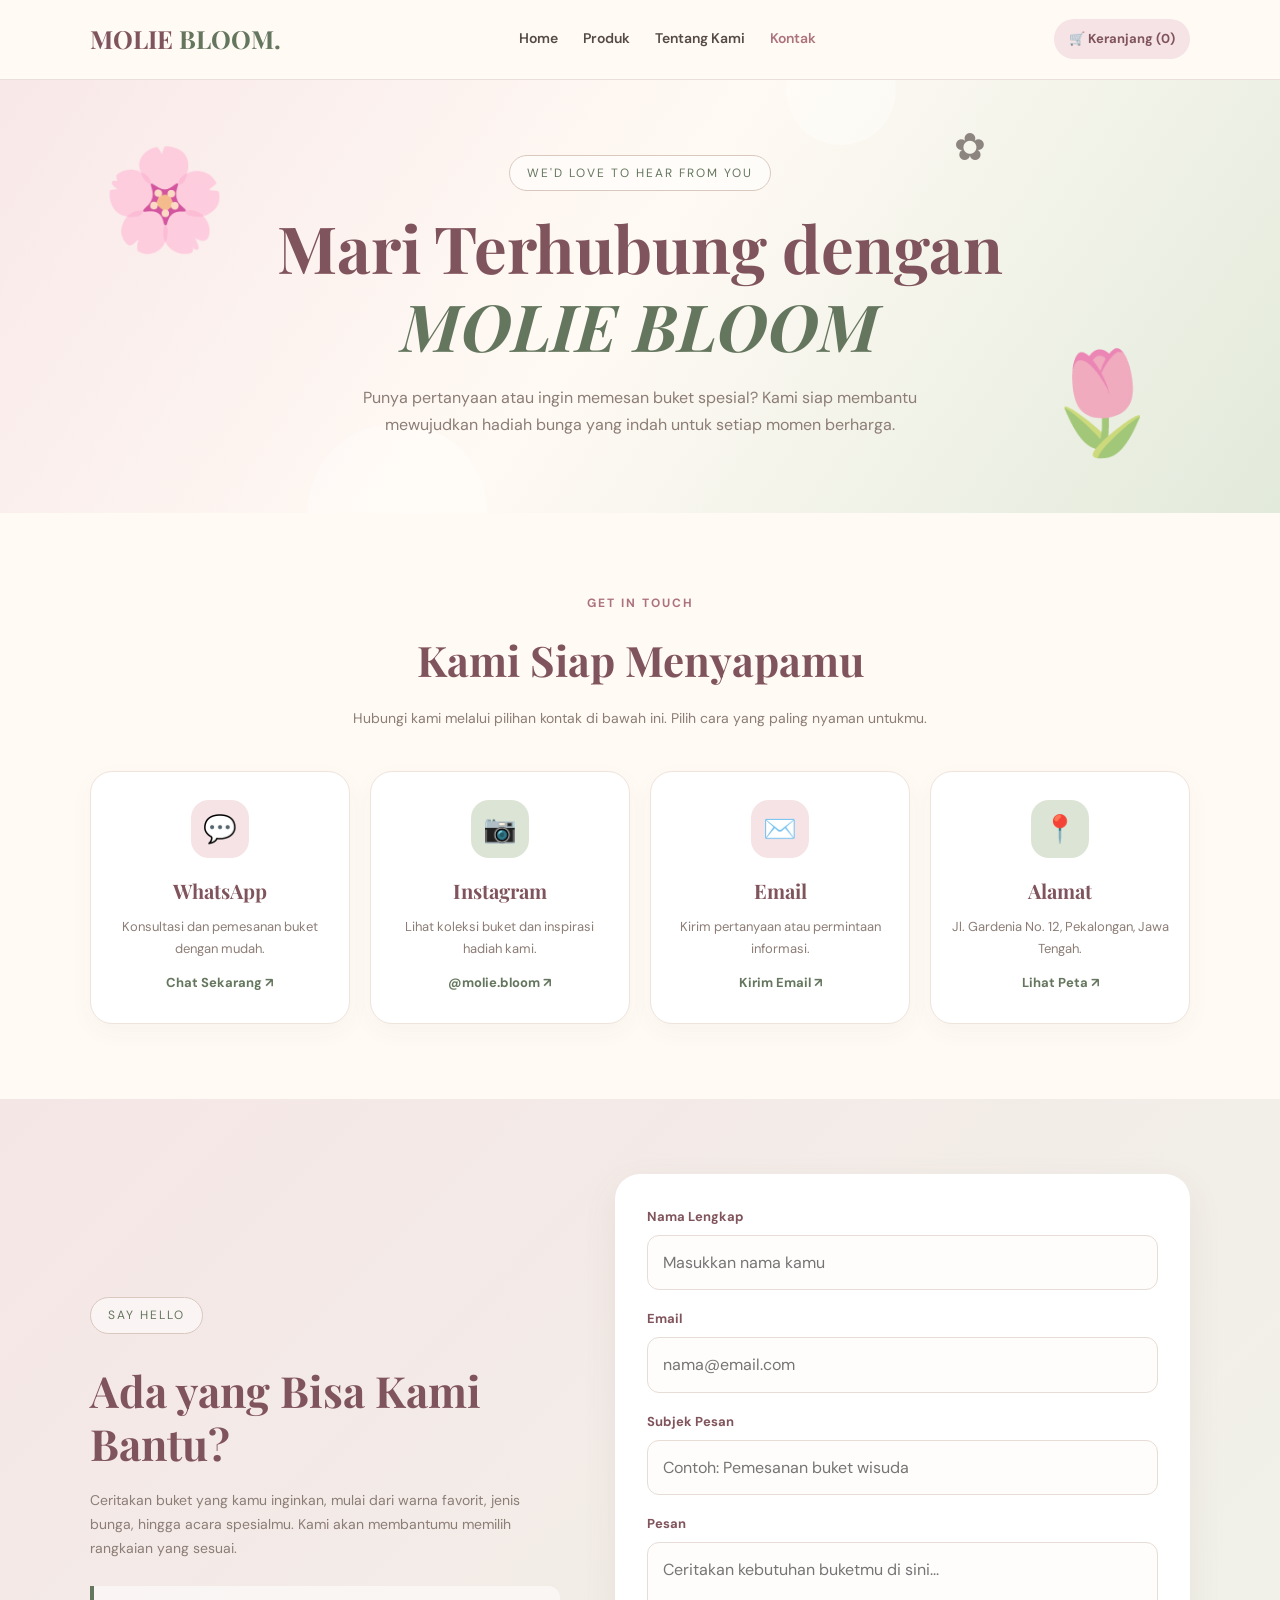
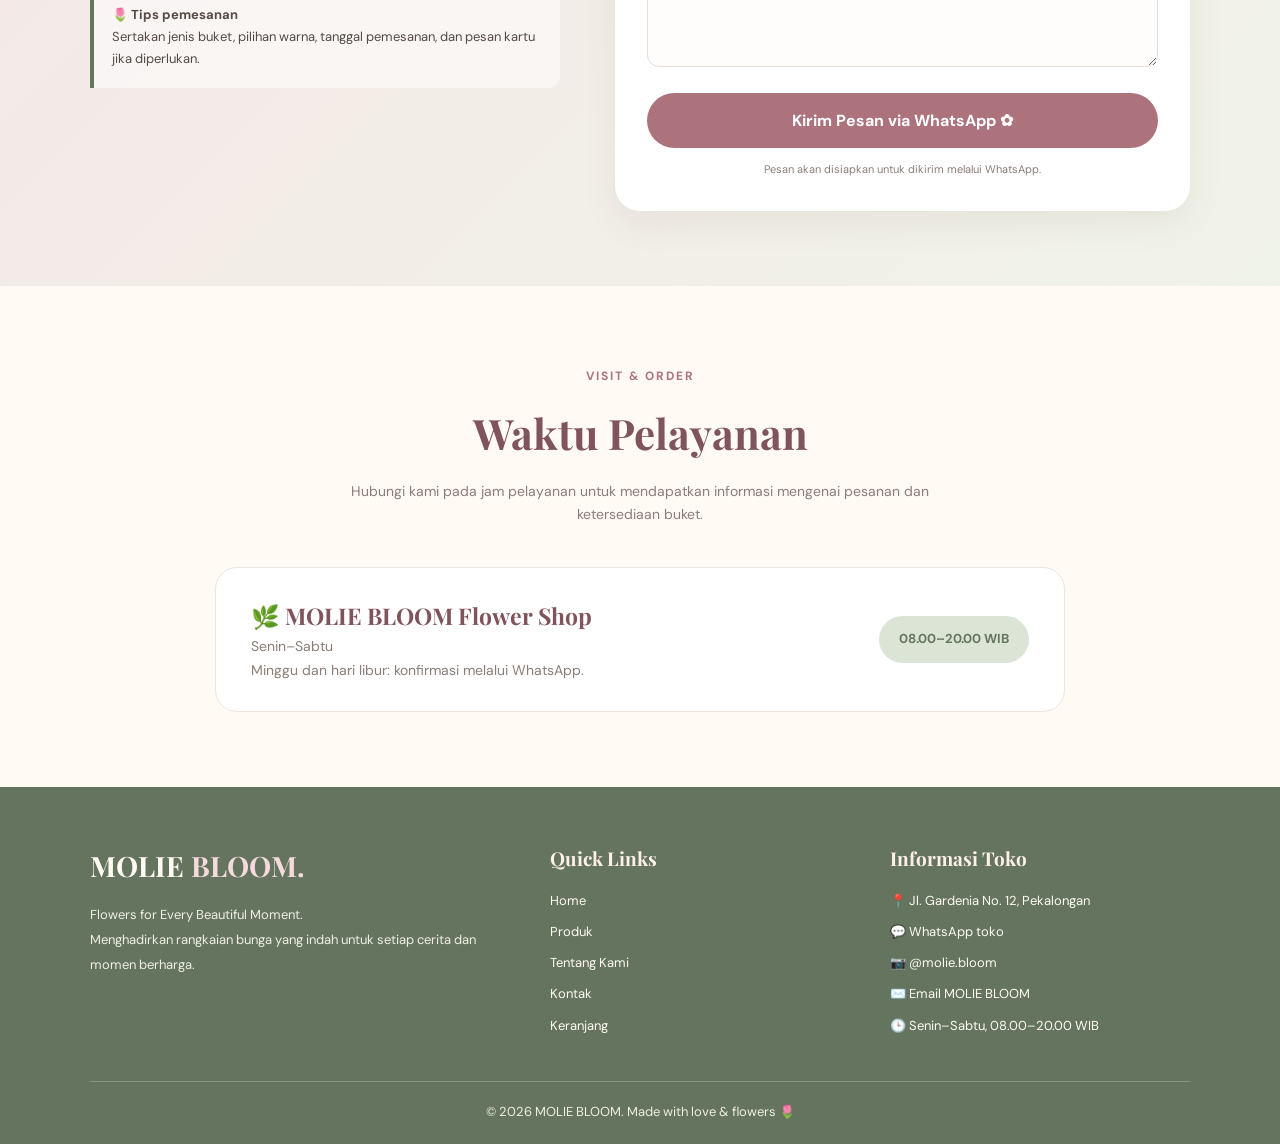
<file: kontak.html>
<!DOCTYPE html>
<html lang="id">
<head>
    <meta charset="UTF-8">
    <meta name="viewport" content="width=device-width, initial-scale=1.0">
    <title>Kontak | MOLIE BLOOM</title>

    <link rel="preconnect" href="https://fonts.googleapis.com">
    <link rel="preconnect" href="https://fonts.gstatic.com" crossorigin>
    <link href="https://fonts.googleapis.com/css2?family=DM+Sans:wght@400;500;600;700&family=Playfair+Display:wght@400;500;600;700&display=swap" rel="stylesheet">

    <style>
        :root {
            --cream: #fffaf4;
            --pink: #f5e3e5;
            --pink-dark: #ad737d;
            --pink-deep: #80545c;
            --green: #dce5d5;
            --green-dark: #65765e;
            --text: #554a46;
            --muted: #8c7d76;
            --white: #ffffff;
        }

        * {
            margin: 0;
            padding: 0;
            box-sizing: border-box;
        }

        html {
            scroll-behavior: smooth;
        }

        body {
            font-family: "DM Sans", sans-serif;
            background: var(--cream);
            color: var(--text);
            line-height: 1.7;
        }

        a {
            text-decoration: none;
            color: inherit;
        }

        button, input, textarea {
            font: inherit;
        }

        /* NAVBAR */
        .navbar {
            position: sticky;
            top: 0;
            z-index: 100;
            display: flex;
            align-items: center;
            justify-content: space-between;
            gap: 24px;
            padding: 18px 7%;
            background: rgba(255, 250, 244, 0.94);
            backdrop-filter: blur(12px);
            border-bottom: 1px solid #eadfda;
        }

        .logo {
            font-family: "Playfair Display", serif;
            font-size: 25px;
            font-weight: 700;
            color: var(--pink-deep);
            white-space: nowrap;
        }

        .logo span {
            color: var(--green-dark);
        }

        .nav-links {
            display: flex;
            align-items: center;
            flex-wrap: wrap;
            gap: 25px;
        }

        .nav-links a {
            font-size: 14px;
            font-weight: 600;
            transition: color 0.3s;
        }

        .nav-links a:hover,
        .nav-links a.active {
            color: var(--pink-dark);
        }

        .cart-link {
            background: var(--pink);
            color: var(--pink-deep);
            padding: 9px 15px;
            border-radius: 25px;
            font-size: 13px;
            font-weight: 700;
            white-space: nowrap;
        }

        /* JUMBOTRON */
        .contact-hero {
            position: relative;
            overflow: hidden;
            min-height: 360px;
            padding: 75px 7%;
            display: flex;
            align-items: center;
            justify-content: center;
            text-align: center;
            background: linear-gradient(
                125deg,
                #f8e8e8 0%,
                #fffaf4 48%,
                #e2eadb 100%
            );
        }

        .hero-content {
            position: relative;
            z-index: 2;
            max-width: 750px;
            animation: fadeUp 1s ease both;
        }

        .eyebrow {
            display: inline-block;
            padding: 7px 17px;
            margin-bottom: 17px;
            border: 1px solid #d9c8bd;
            border-radius: 30px;
            color: var(--green-dark);
            background: rgba(255,255,255,0.55);
            font-size: 12px;
            letter-spacing: 2px;
            text-transform: uppercase;
        }

        .contact-hero h1 {
            font-family: "Playfair Display", serif;
            font-size: clamp(38px, 6vw, 65px);
            line-height: 1.2;
            color: var(--pink-deep);
            margin-bottom: 20px;
        }

        .contact-hero h1 span {
            color: var(--green-dark);
            font-style: italic;
        }

        .contact-hero p {
            max-width: 570px;
            margin: auto;
            color: var(--muted);
            font-size: 16px;
        }

        .hero-flower {
            position: absolute;
            font-size: clamp(55px, 9vw, 100px);
            opacity: 0.65;
            animation: floatFlower 5s ease-in-out infinite;
            pointer-events: none;
        }

        .flower-one {
            top: 35px;
            left: 8%;
        }

        .flower-two {
            right: 9%;
            bottom: 25px;
            animation-delay: 1.5s;
        }

        .flower-three {
            top: 35px;
            right: 23%;
            font-size: 38px;
            animation-delay: 0.8s;
        }

        .hero-circle {
            position: absolute;
            border-radius: 50%;
            background: rgba(255,255,255,0.32);
            animation: pulse 5s ease-in-out infinite;
        }

        .circle-one {
            width: 180px;
            height: 180px;
            bottom: -90px;
            left: 24%;
        }

        .circle-two {
            width: 110px;
            height: 110px;
            top: -45px;
            right: 30%;
        }

        /* GENERAL SECTIONS */
        .section {
            padding: 75px 7%;
        }

        .section-heading {
            text-align: center;
            max-width: 650px;
            margin: 0 auto 40px;
        }

        .section-heading .small-title {
            color: var(--pink-dark);
            text-transform: uppercase;
            font-size: 12px;
            letter-spacing: 2px;
            font-weight: 700;
        }

        .section-heading h2 {
            font-family: "Playfair Display", serif;
            font-size: clamp(29px, 4vw, 42px);
            color: var(--pink-deep);
            margin: 10px 0;
        }

        .section-heading p {
            color: var(--muted);
            font-size: 14px;
        }

        /* CONTACT CARDS */
        .contact-grid {
            display: grid;
            grid-template-columns: repeat(4, minmax(0, 1fr));
            gap: 20px;
            max-width: 1200px;
            margin: auto;
        }

        .contact-card {
            background: var(--white);
            border: 1px solid #eee4dc;
            border-radius: 22px;
            padding: 28px 18px;
            text-align: center;
            box-shadow: 0 8px 25px rgba(100, 75, 65, 0.04);
            transition: transform 0.3s, box-shadow 0.3s;
        }

        .contact-card:hover {
            transform: translateY(-8px);
            box-shadow: 0 15px 32px rgba(100, 75, 65, 0.10);
        }

        .contact-icon {
            width: 58px;
            height: 58px;
            display: grid;
            place-items: center;
            margin: 0 auto 16px;
            background: var(--pink);
            border-radius: 18px;
            font-size: 27px;
        }

        .contact-card:nth-child(even) .contact-icon {
            background: var(--green);
        }

        .contact-card h3 {
            font-family: "Playfair Display", serif;
            font-size: 20px;
            color: var(--pink-deep);
            margin-bottom: 8px;
        }

        .contact-card p {
            color: var(--muted);
            font-size: 13px;
            overflow-wrap: anywhere;
        }

        .contact-card a {
            display: inline-block;
            margin-top: 12px;
            color: var(--green-dark);
            font-size: 13px;
            font-weight: 700;
        }

        .contact-card a:hover {
            color: var(--pink-dark);
        }

        /* FORM SECTION */
        .message-section {
            background: linear-gradient(135deg, #f5e6e6, #f0f3e9);
        }

        .message-layout {
            display: grid;
            grid-template-columns: 0.9fr 1.1fr;
            align-items: center;
            gap: 55px;
            max-width: 1100px;
            margin: auto;
        }

        .message-info h2 {
            font-family: "Playfair Display", serif;
            font-size: clamp(30px, 4vw, 43px);
            line-height: 1.25;
            color: var(--pink-deep);
            margin: 13px 0 18px;
        }

        .message-info p {
            color: var(--muted);
            font-size: 14px;
        }

        .message-note {
            margin-top: 25px;
            padding: 18px;
            border-left: 4px solid var(--green-dark);
            background: rgba(255,255,255,0.55);
            border-radius: 0 12px 12px 0;
            font-size: 13px;
            color: var(--text);
        }

        .contact-form {
            padding: 32px;
            background: var(--white);
            border-radius: 25px;
            box-shadow: 0 12px 35px rgba(100, 75, 65, 0.08);
        }

        .form-group {
            margin-bottom: 18px;
        }

        .form-group label {
            display: block;
            font-size: 13px;
            font-weight: 700;
            margin-bottom: 7px;
            color: var(--pink-deep);
        }

        .form-group input,
        .form-group textarea {
            width: 100%;
            border: 1px solid #e7dcd6;
            border-radius: 12px;
            padding: 13px 15px;
            background: #fffdfb;
            color: var(--text);
            outline: none;
            transition: border-color 0.3s, box-shadow 0.3s;
        }

        .form-group input:focus,
        .form-group textarea:focus {
            border-color: var(--pink-dark);
            box-shadow: 0 0 0 3px rgba(173, 115, 125, 0.12);
        }

        .form-group textarea {
            min-height: 125px;
            resize: vertical;
        }

        .submit-button {
            width: 100%;
            border: none;
            border-radius: 30px;
            padding: 14px 20px;
            background: var(--pink-dark);
            color: white;
            font-weight: 700;
            cursor: pointer;
            transition: background 0.3s, transform 0.3s;
        }

        .submit-button:hover {
            background: var(--pink-deep);
            transform: translateY(-2px);
        }

        .form-help {
            margin-top: 12px;
            font-size: 11px;
            text-align: center;
            color: var(--muted);
        }

        /* OPENING HOURS */
        .hours-box {
            max-width: 850px;
            margin: auto;
            display: flex;
            align-items: center;
            justify-content: space-between;
            gap: 25px;
            padding: 28px 35px;
            border-radius: 22px;
            background: var(--white);
            border: 1px solid #eee4dc;
        }

        .hours-box h3 {
            font-family: "Playfair Display", serif;
            color: var(--pink-deep);
            font-size: 23px;
        }

        .hours-box p {
            font-size: 14px;
            color: var(--muted);
        }

        .hours-time {
            padding: 12px 20px;
            border-radius: 30px;
            background: var(--green);
            color: var(--green-dark);
            font-size: 13px;
            font-weight: 700;
            white-space: nowrap;
        }

        /* FOOTER */
        .footer {
            padding: 55px 7% 20px;
            background: #65745e;
            color: #fffaf4;
        }

        .footer-grid {
            display: grid;
            grid-template-columns: 1.4fr 1fr 1fr;
            gap: 40px;
            max-width: 1200px;
            margin: auto;
        }

        .footer-logo {
            font-family: "Playfair Display", serif;
            font-size: 28px;
            font-weight: 700;
            margin-bottom: 14px;
        }

        .footer-logo span {
            color: #f4dadd;
        }

        .footer p {
            font-size: 13px;
            line-height: 1.9;
            color: #f0eee5;
        }

        .footer h3 {
            font-family: "Playfair Display", serif;
            font-size: 19px;
            margin-bottom: 16px;
            color: #fff1e9;
        }

        .footer-links {
            list-style: none;
        }

        .footer-links li {
            margin-bottom: 9px;
            font-size: 13px;
        }

        .footer a:hover {
            color: #f5d8dc;
        }

        .footer-bottom {
            max-width: 1200px;
            margin: 35px auto 0;
            padding-top: 18px;
            border-top: 1px solid rgba(255,255,255,0.22);
            text-align: center;
            font-size: 12px;
            color: #f0eee5;
        }

        /* ANIMATIONS */
        @keyframes fadeUp {
            from {
                opacity: 0;
                transform: translateY(25px);
            }
            to {
                opacity: 1;
                transform: translateY(0);
            }
        }

        @keyframes floatFlower {
            0%, 100% {
                transform: translateY(0) rotate(-7deg);
            }
            50% {
                transform: translateY(-18px) rotate(8deg);
            }
        }

        @keyframes pulse {
            0%, 100% {
                transform: scale(1);
                opacity: 0.5;
            }
            50% {
                transform: scale(1.15);
                opacity: 0.9;
            }
        }

        /* RESPONSIVE */
        @media (max-width: 950px) {
            .navbar {
                flex-wrap: wrap;
                justify-content: center;
            }

            .contact-grid {
                grid-template-columns: repeat(2, minmax(0, 1fr));
            }

            .message-layout {
                grid-template-columns: 1fr;
                gap: 30px;
            }

            .footer-grid {
                grid-template-columns: repeat(2, minmax(0, 1fr));
            }

            .footer-about {
                grid-column: 1 / -1;
            }
        }

        @media (max-width: 600px) {
            .navbar {
                padding: 15px 5%;
                gap: 15px;
            }

            .logo {
                font-size: 23px;
            }

            .nav-links {
                justify-content: center;
                gap: 13px;
            }

            .nav-links a {
                font-size: 12px;
            }

            .contact-hero {
                min-height: 330px;
                padding: 65px 6%;
            }

            .flower-one {
                left: 2%;
            }

            .flower-two {
                right: 2%;
            }

            .flower-three {
                right: 10%;
            }

            .section {
                padding: 55px 6%;
            }

            .contact-grid {
                gap: 12px;
            }

            .contact-card {
                padding: 22px 12px;
            }

            .contact-card h3 {
                font-size: 17px;
            }

            .contact-card p,
            .contact-card a {
                font-size: 12px;
            }

            .contact-form {
                padding: 23px 18px;
            }

            .hours-box {
                align-items: flex-start;
                flex-direction: column;
                padding: 25px;
            }

            .hours-time {
                white-space: normal;
            }

            .footer-grid {
                grid-template-columns: 1fr;
                gap: 28px;
            }

            .footer-about {
                grid-column: auto;
            }
        }

        @media (prefers-reduced-motion: reduce) {
            *, *::before, *::after {
                animation-duration: 0.01ms !important;
                animation-iteration-count: 1 !important;
                scroll-behavior: auto !important;
                transition-duration: 0.01ms !important;
            }
        }
    </style>
</head>

<body>

    <!-- NAVBAR -->
    <header class="navbar">
        <a href="index.html" class="logo">MOLIE <span>BLOOM.</span></a>

        <nav class="nav-links" aria-label="Navigasi utama">
            <a href="index.html">Home</a>
            <a href="produk.html">Produk</a>
            <a href="tentang.html">Tentang Kami</a>
            <a href="kontak.html" class="active">Kontak</a>
        </nav>

        <a href="keranjang.html" class="cart-link">
            🛒 Keranjang (<span id="cartCount">0</span>)
        </a>
    </header>

    <main>
        <!-- JUMBOTRON -->
        <section class="contact-hero">
            <div class="hero-circle circle-one"></div>
            <div class="hero-circle circle-two"></div>
            <span class="hero-flower flower-one" aria-hidden="true">🌸</span>
            <span class="hero-flower flower-two" aria-hidden="true">🌷</span>
            <span class="hero-flower flower-three" aria-hidden="true">✿</span>

            <div class="hero-content">
                <span class="eyebrow">We'd Love to Hear From You</span>
                <h1>Mari Terhubung dengan <span>MOLIE BLOOM</span></h1>
                <p>
                    Punya pertanyaan atau ingin memesan buket spesial?
                    Kami siap membantu mewujudkan hadiah bunga yang
                    indah untuk setiap momen berharga.
                </p>
            </div>
        </section>

        <!-- CONTACT INFORMATION -->
        <section class="section">
            <div class="section-heading">
                <span class="small-title">Get in Touch</span>
                <h2>Kami Siap Menyapamu</h2>
                <p>
                    Hubungi kami melalui pilihan kontak di bawah ini.
                    Pilih cara yang paling nyaman untukmu.
                </p>
            </div>

            <div class="contact-grid">
                <article class="contact-card">
                    <div class="contact-icon">💬</div>
                    <h3>WhatsApp</h3>
                    <p>Konsultasi dan pemesanan buket dengan mudah.</p>
                    <!-- Ganti nomor contoh dengan nomor WhatsApp toko -->
                    <a href="https://wa.me/6281234567890" target="_blank" rel="noopener">
                        Chat Sekarang ↗
                    </a>
                </article>

                <article class="contact-card">
                    <div class="contact-icon">📷</div>
                    <h3>Instagram</h3>
                    <p>Lihat koleksi buket dan inspirasi hadiah kami.</p>
                    <!-- Ganti username contoh dengan akun Instagram toko -->
                    <a href="https://instagram.com/molie.bloom" target="_blank" rel="noopener">
                        @molie.bloom ↗
                    </a>
                </article>

                <article class="contact-card">
                    <div class="contact-icon">✉️</div>
                    <h3>Email</h3>
                    <p>Kirim pertanyaan atau permintaan informasi.</p>
                    <!-- Ganti email contoh dengan email toko -->
                    <a href="mailto:moliebloom@example.com">
                        Kirim Email ↗
                    </a>
                </article>

                <article class="contact-card">
                    <div class="contact-icon">📍</div>
                    <h3>Alamat</h3>
                    <p>Jl. Gardenia No. 12, Pekalongan, Jawa Tengah.</p>
                    <a href="https://www.google.com/maps/search/?api=1&query=Pekalongan+Jawa+Tengah"
                       target="_blank" rel="noopener">
                        Lihat Peta ↗
                    </a>
                </article>
            </div>
        </section>

        <!-- MESSAGE FORM -->
        <section class="section message-section">
            <div class="message-layout">
                <div class="message-info">
                    <span class="eyebrow">Say Hello</span>
                    <h2>Ada yang Bisa Kami Bantu?</h2>
                    <p>
                        Ceritakan buket yang kamu inginkan, mulai dari
                        warna favorit, jenis bunga, hingga acara spesialmu.
                        Kami akan membantumu memilih rangkaian yang sesuai.
                    </p>

                    <div class="message-note">
                        🌷 <strong>Tips pemesanan</strong><br>
                        Sertakan jenis buket, pilihan warna, tanggal
                        pemesanan, dan pesan kartu jika diperlukan.
                    </div>
                </div>

                <form class="contact-form" id="contactForm">
                    <div class="form-group">
                        <label for="nama">Nama Lengkap</label>
                        <input
                            type="text"
                            id="nama"
                            name="nama"
                            placeholder="Masukkan nama kamu"
                            required
                        >
                    </div>

                    <div class="form-group">
                        <label for="email">Email</label>
                        <input
                            type="email"
                            id="email"
                            name="email"
                            placeholder="nama@email.com"
                            required
                        >
                    </div>

                    <div class="form-group">
                        <label for="subjek">Subjek Pesan</label>
                        <input
                            type="text"
                            id="subjek"
                            name="subjek"
                            placeholder="Contoh: Pemesanan buket wisuda"
                            required
                        >
                    </div>

                    <div class="form-group">
                        <label for="pesan">Pesan</label>
                        <textarea
                            id="pesan"
                            name="pesan"
                            placeholder="Ceritakan kebutuhan buketmu di sini..."
                            required
                        ></textarea>
                    </div>

                    <button type="submit" class="submit-button">
                        Kirim Pesan via WhatsApp ✿
                    </button>

                    <p class="form-help">
                        Pesan akan disiapkan untuk dikirim melalui WhatsApp.
                    </p>
                </form>
            </div>
        </section>

        <!-- OPENING HOURS -->
        <section class="section">
            <div class="section-heading">
                <span class="small-title">Visit & Order</span>
                <h2>Waktu Pelayanan</h2>
                <p>
                    Hubungi kami pada jam pelayanan untuk mendapatkan
                    informasi mengenai pesanan dan ketersediaan buket.
                </p>
            </div>

            <div class="hours-box">
                <div>
                    <h3>🌿 MOLIE BLOOM Flower Shop</h3>
                    <p>Senin–Sabtu</p>
                    <p>Minggu dan hari libur: konfirmasi melalui WhatsApp.</p>
                </div>

                <div class="hours-time">
                    08.00–20.00 WIB
                </div>
            </div>
        </section>
    </main>

    <!-- FOOTER -->
    <footer class="footer">
        <div class="footer-grid">
            <div class="footer-about">
                <div class="footer-logo">MOLIE <span>BLOOM.</span></div>
                <p>
                    Flowers for Every Beautiful Moment.<br>
                    Menghadirkan rangkaian bunga yang indah untuk
                    setiap cerita dan momen berharga.
                </p>
            </div>

            <div>
                <h3>Quick Links</h3>
                <ul class="footer-links">
                    <li><a href="index.html">Home</a></li>
                    <li><a href="produk.html">Produk</a></li>
                    <li><a href="tentang.html">Tentang Kami</a></li>
                    <li><a href="kontak.html">Kontak</a></li>
                    <li><a href="keranjang.html">Keranjang</a></li>
                </ul>
            </div>

            <div>
                <h3>Informasi Toko</h3>
                <ul class="footer-links">
                    <li>📍 Jl. Gardenia No. 12, Pekalongan</li>
                    <li>
                        💬 <a href="https://wa.me/6281234567890"
                              target="_blank" rel="noopener">
                            WhatsApp toko
                        </a>
                    </li>
                    <li>
                        📷 <a href="https://instagram.com/molie.bloom"
                              target="_blank" rel="noopener">
                            @molie.bloom
                        </a>
                    </li>
                    <li>
                        ✉️ <a href="mailto:moliebloom@example.com">
                            Email MOLIE BLOOM
                        </a>
                    </li>
                    <li>🕒 Senin–Sabtu, 08.00–20.00 WIB</li>
                </ul>
            </div>
        </div>

        <div class="footer-bottom">
            <p>© <span id="currentYear"></span> MOLIE BLOOM. Made with love & flowers 🌷</p>
        </div>
    </footer>

    <script>
        // Memperbarui jumlah barang di keranjang
        function updateCartCount() {
            const cartCount = document.getElementById("cartCount");

            try {
                const cart = JSON.parse(
                    localStorage.getItem("molieBloomCart")
                ) || [];

                const totalItems = Array.isArray(cart)
                    ? cart.reduce((total, item) => {
                        return total + (Number(item.quantity) || 0);
                    }, 0)
                    : Object.values(cart).reduce((total, item) => {
                        return total + (Number(item.quantity) || 0);
                    }, 0);

                cartCount.textContent = totalItems;
            } catch (error) {
                cartCount.textContent = "0";
            }
        }

        // Membuka WhatsApp dengan isi pesan dari formulir
        document.getElementById("contactForm").addEventListener("submit", function(event) {
            event.preventDefault();

            const nama = document.getElementById("nama").value.trim();
            const email = document.getElementById("email").value.trim();
            const subjek = document.getElementById("subjek").value.trim();
            const pesan = document.getElementById("pesan").value.trim();

            if (!nama || !email || !subjek || !pesan) {
                alert("Silakan lengkapi semua kolom terlebih dahulu.");
                return;
            }

            // Ganti dengan nomor WhatsApp toko, gunakan kode negara tanpa tanda +
            const nomorWhatsApp = "6281234567890";

            const isiPesan =
                "Halo MOLIE BLOOM! 🌷\n\n" +
                "Nama: " + nama + "\n" +
                "Email: " + email + "\n" +
                "Subjek: " + subjek + "\n" +
                "Pesan: " + pesan;

            const urlWhatsApp =
                "https://wa.me/" + nomorWhatsApp +
                "?text=" + encodeURIComponent(isiPesan);

            window.open(urlWhatsApp, "_blank", "noopener");
        });

        // Tahun footer otomatis
        document.getElementById("currentYear").textContent =
            new Date().getFullYear();

        updateCartCount();
    </script>

</body>
</html>
</file>
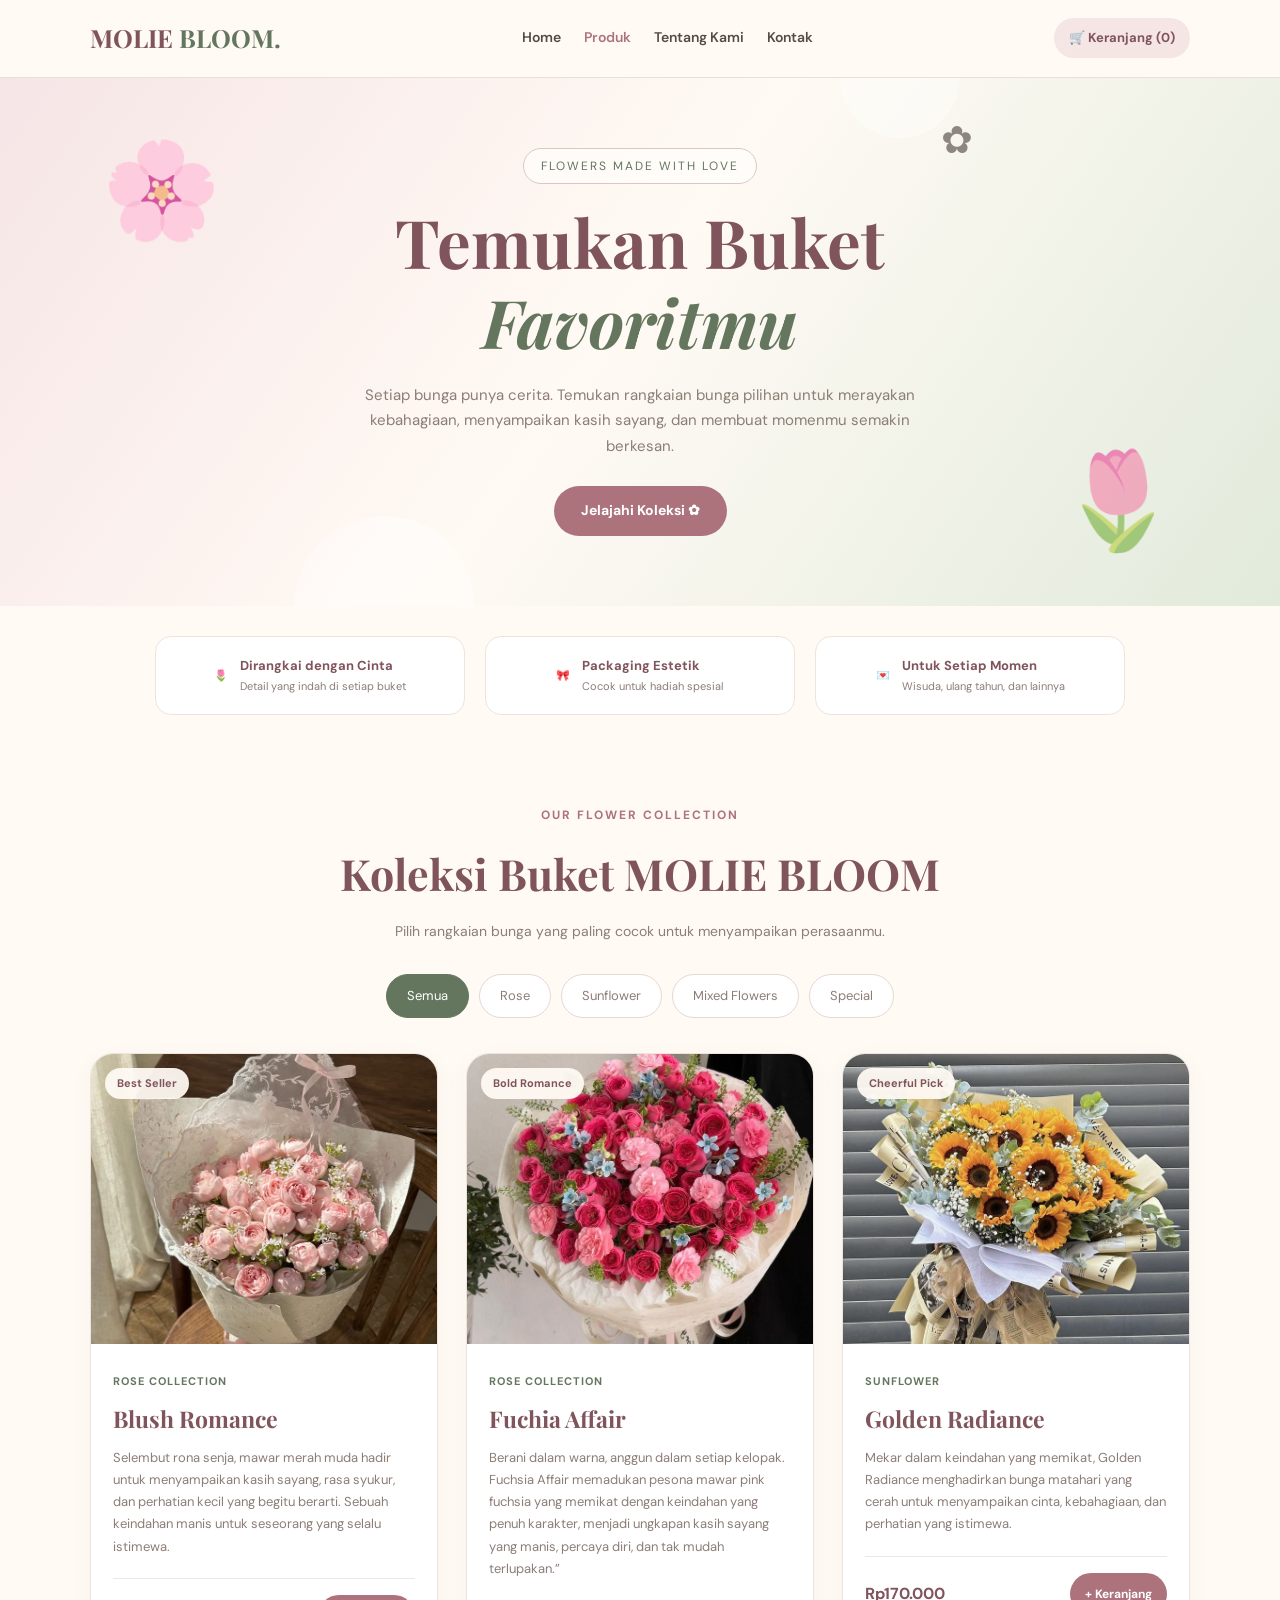
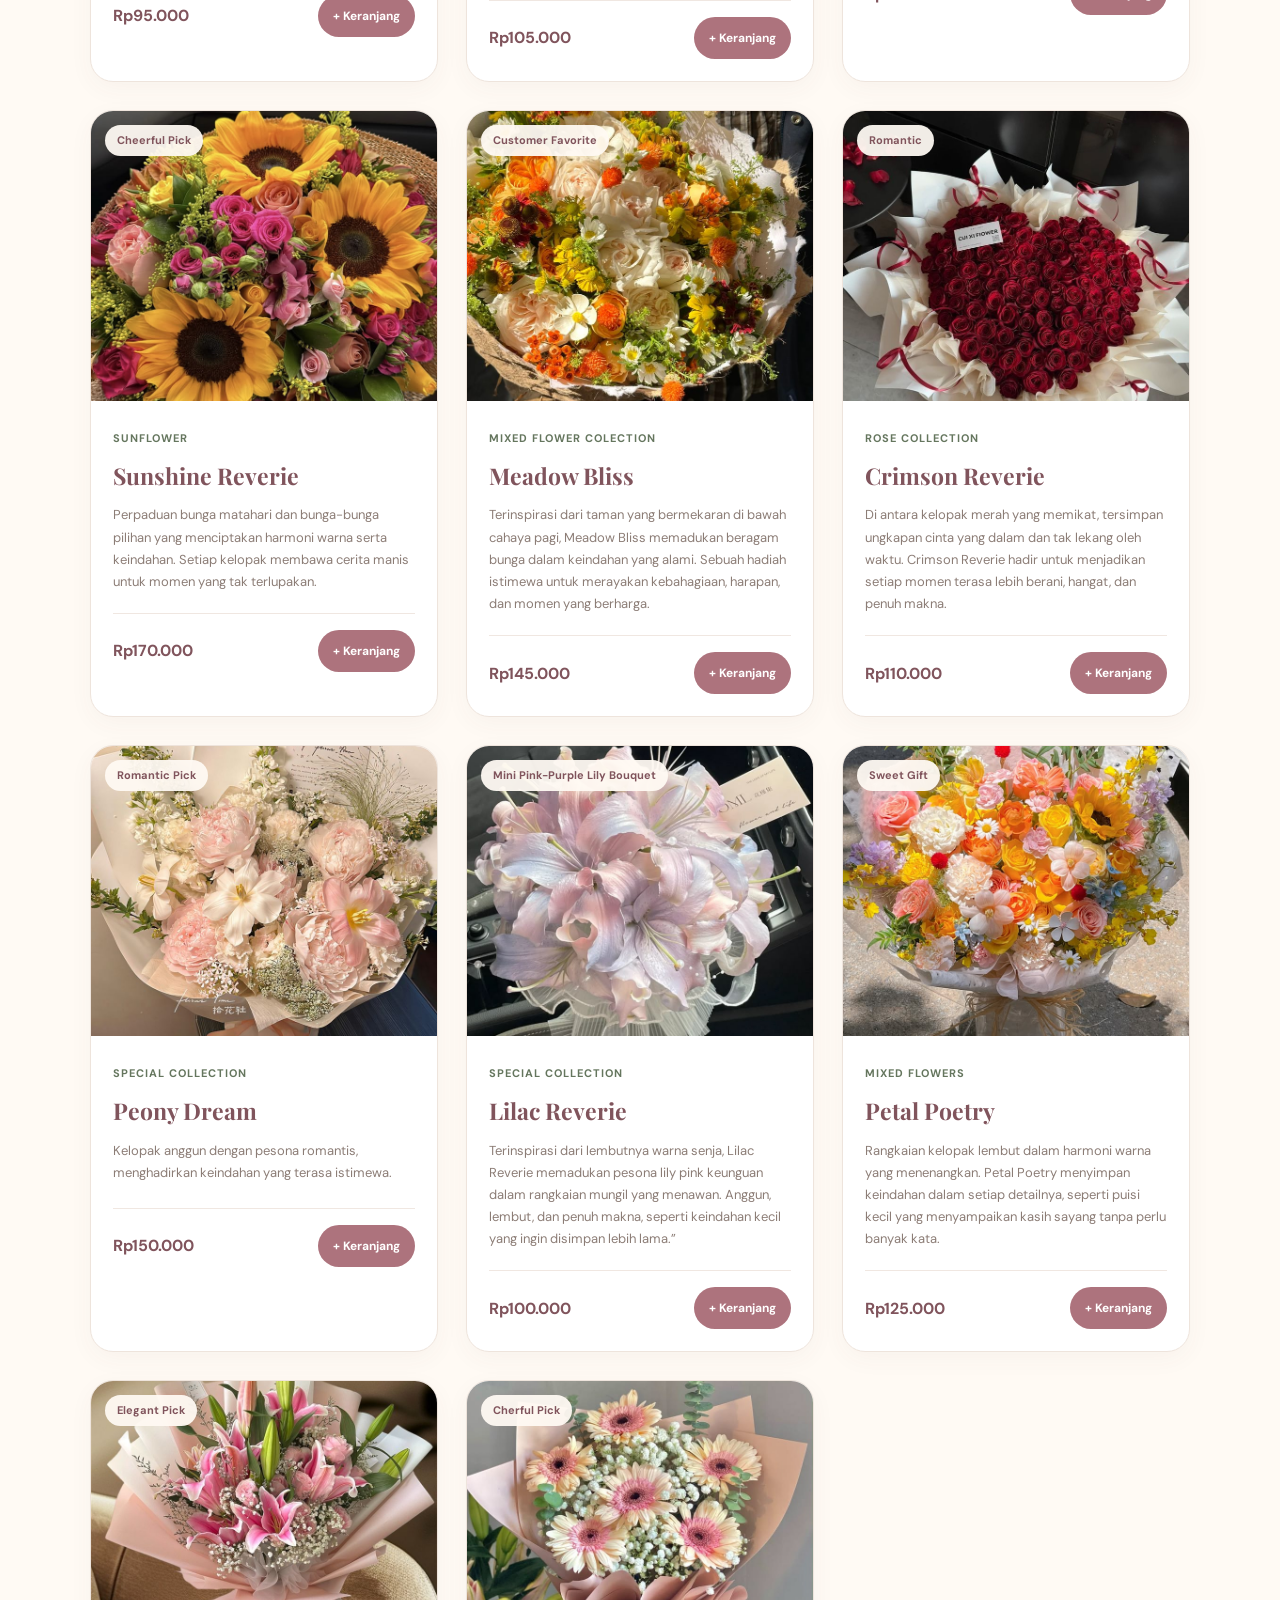
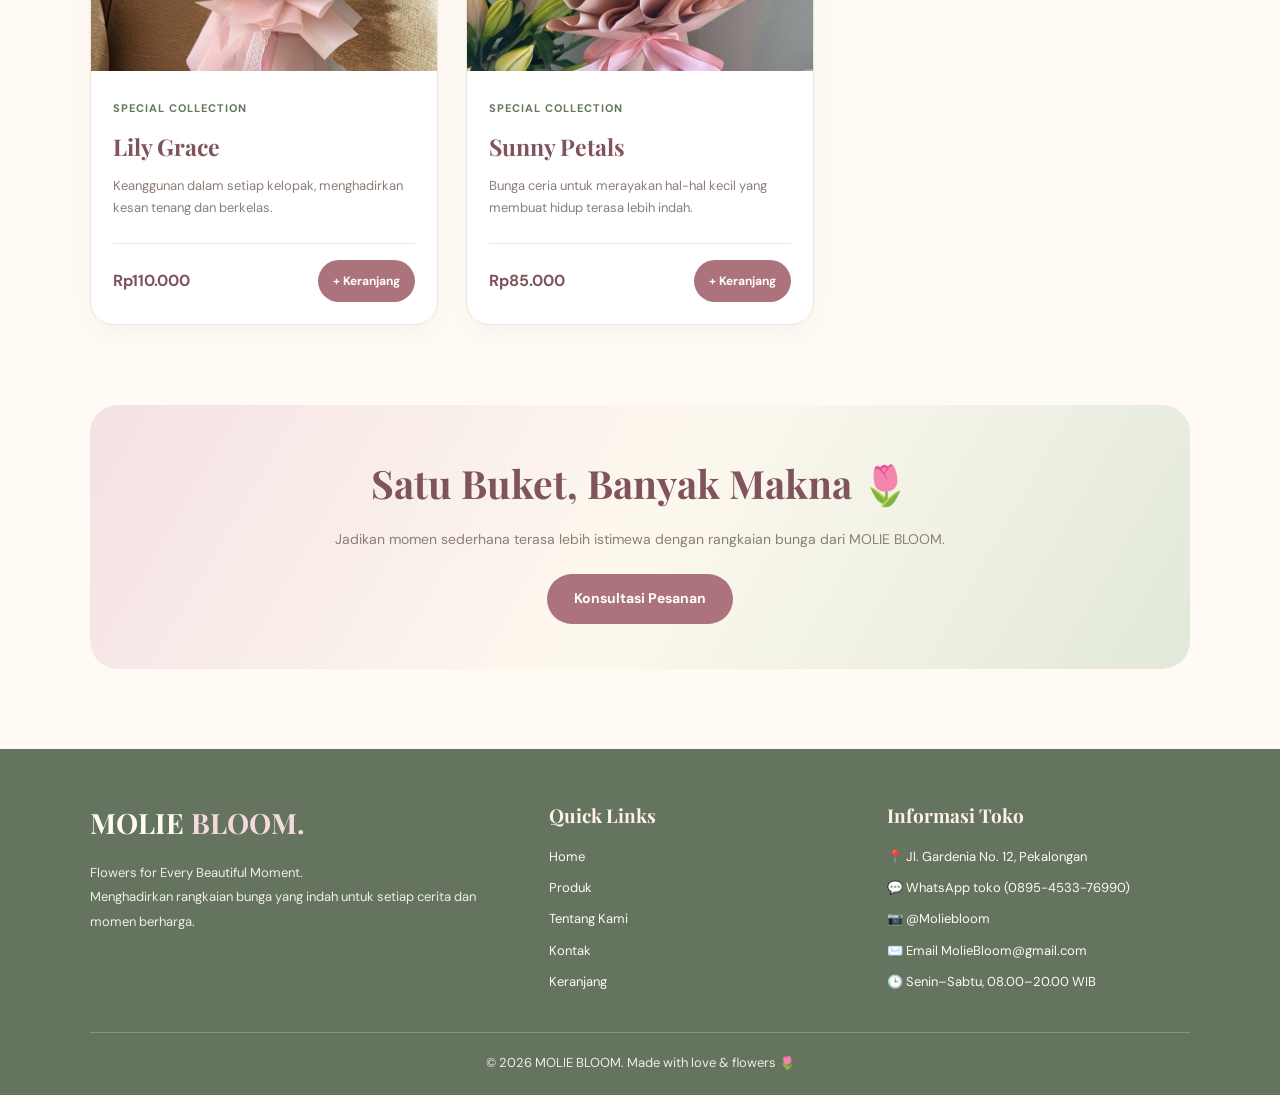
<file: produk.html>
<!DOCTYPE html>
<html lang="id">
<head>
    <meta charset="UTF-8">
    <meta name="viewport" content="width=device-width, initial-scale=1.0">
    <title>Produk | MOLIE BLOOM</title>

    <link rel="preconnect" href="https://fonts.googleapis.com">
    <link rel="preconnect" href="https://fonts.gstatic.com" crossorigin>
    <link href="https://fonts.googleapis.com/css2?family=DM+Sans:wght@400;500;600;700&family=Playfair+Display:wght@400;500;600;700&display=swap" rel="stylesheet">

    <style>
        :root {
            --cream: #fffaf4;
            --pink: #f5e5e5;
            --pink-dark: #ad737d;
            --pink-deep: #80545c;
            --green: #e2eadb;
            --green-dark: #65765e;
            --text: #554a46;
            --muted: #8c7d76;
            --white: #ffffff;
        }

        * {
            margin: 0;
            padding: 0;
            box-sizing: border-box;
        }

        html {
            scroll-behavior: smooth;
        }

        body {
            font-family: "DM Sans", sans-serif;
            background: var(--cream);
            color: var(--text);
            line-height: 1.7;
        }

        a {
            text-decoration: none;
            color: inherit;
        }

        button {
            font: inherit;
        }

        /* NAVBAR */
        .navbar {
            position: sticky;
            top: 0;
            z-index: 100;
            display: flex;
            align-items: center;
            justify-content: space-between;
            gap: 22px;
            padding: 17px 7%;
            background: rgba(255, 250, 244, 0.95);
            backdrop-filter: blur(12px);
            border-bottom: 1px solid #eadfda;
        }

        .logo {
            font-family: "Playfair Display", serif;
            font-size: 25px;
            font-weight: 700;
            color: var(--pink-deep);
            white-space: nowrap;
        }

        .logo span {
            color: var(--green-dark);
        }

        .nav-links {
            display: flex;
            align-items: center;
            justify-content: center;
            flex-wrap: wrap;
            gap: 23px;
        }

        .nav-links a {
            font-size: 14px;
            font-weight: 600;
            transition: color 0.3s;
        }

        .nav-links a:hover,
        .nav-links a.active {
            color: var(--pink-dark);
        }

        .cart-link {
            background: var(--pink);
            color: var(--pink-deep);
            padding: 9px 15px;
            border-radius: 30px;
            font-size: 13px;
            font-weight: 700;
            white-space: nowrap;
        }

        /* JUMBOTRON */
        .product-hero {
            min-height: 390px;
            position: relative;
            overflow: hidden;
            display: flex;
            justify-content: center;
            align-items: center;
            padding: 70px 7%;
            text-align: center;
            background: linear-gradient(
                125deg,
                #f6e5e6 0%,
                #fffaf4 48%,
                #e1eadb 100%
            );
        }

        .hero-content {
            position: relative;
            z-index: 2;
            max-width: 780px;
            animation: fadeUp 1s ease both;
        }

        .eyebrow {
            display: inline-block;
            padding: 7px 17px;
            margin-bottom: 18px;
            border: 1px solid #d9c8bd;
            border-radius: 30px;
            background: rgba(255, 255, 255, 0.55);
            color: var(--green-dark);
            font-size: 12px;
            letter-spacing: 2px;
            text-transform: uppercase;
        }

        .product-hero h1 {
            font-family: "Playfair Display", serif;
            font-size: clamp(38px, 6vw, 67px);
            line-height: 1.2;
            color: var(--pink-deep);
            margin-bottom: 20px;
        }

        .product-hero h1 span {
            color: var(--green-dark);
            font-style: italic;
        }

        .product-hero p {
            max-width: 590px;
            margin: 0 auto 27px;
            color: var(--muted);
            font-size: 15px;
        }

        .hero-button {
            display: inline-block;
            padding: 13px 27px;
            border-radius: 30px;
            background: var(--pink-dark);
            color: var(--white);
            font-size: 14px;
            font-weight: 700;
            transition: transform 0.3s, background 0.3s;
        }

        .hero-button:hover {
            background: var(--pink-deep);
            transform: translateY(-4px);
        }

        .hero-flower {
            position: absolute;
            z-index: 1;
            font-size: clamp(50px, 8vw, 95px);
            opacity: 0.65;
            pointer-events: none;
            animation: floatFlower 5s ease-in-out infinite;
        }

        .flower-one {
            top: 32px;
            left: 8%;
        }

        .flower-two {
            right: 8%;
            bottom: 24px;
            animation-delay: 1.5s;
        }

        .flower-three {
            top: 30px;
            right: 24%;
            font-size: 38px;
            animation-delay: 0.8s;
        }

        .hero-circle {
            position: absolute;
            border-radius: 50%;
            background: rgba(255, 255, 255, 0.35);
            animation: pulse 5s ease-in-out infinite;
        }

        .circle-one {
            width: 180px;
            height: 180px;
            left: 23%;
            bottom: -90px;
        }

        .circle-two {
            width: 120px;
            height: 120px;
            right: 25%;
            top: -60px;
        }

        /* BENEFITS */
        .benefits {
            display: grid;
            grid-template-columns: repeat(3, 1fr);
            gap: 20px;
            max-width: 1150px;
            margin: 0 auto;
            padding: 30px 7%;
        }

        .benefit {
            display: flex;
            align-items: center;
            justify-content: center;
            gap: 12px;
            padding: 18px 12px;
            border-radius: 16px;
            background: var(--white);
            border: 1px solid #eee4dc;
        }

        .benefit-icon {
            font-size: 25px;
        }

        .benefit strong {
            display: block;
            color: var(--pink-deep);
            font-size: 13px;
        }

        .benefit span {
            display: block;
            color: var(--muted);
            font-size: 11px;
        }

        /* CATALOG */
        .catalog {
            padding: 55px 7% 80px;
        }

        .section-heading {
            max-width: 650px;
            margin: 0 auto 30px;
            text-align: center;
        }

        .section-heading .small-title {
            color: var(--pink-dark);
            font-size: 12px;
            font-weight: 700;
            letter-spacing: 2px;
            text-transform: uppercase;
        }

        .section-heading h2 {
            margin: 10px 0;
            color: var(--pink-deep);
            font-family: "Playfair Display", serif;
            font-size: clamp(30px, 4vw, 43px);
        }

        .section-heading p {
            color: var(--muted);
            font-size: 14px;
        }

        /* CATEGORY FILTER */
        .filter-buttons {
            display: flex;
            justify-content: center;
            flex-wrap: wrap;
            gap: 10px;
            margin-bottom: 35px;
        }

        .filter-button {
            padding: 10px 20px;
            border: 1px solid #e7d7d2;
            border-radius: 30px;
            background: var(--white);
            color: var(--muted);
            cursor: pointer;
            font-size: 13px;
            transition: all 0.3s;
        }

        .filter-button:hover,
        .filter-button.active {
            background: var(--green-dark);
            border-color: var(--green-dark);
            color: var(--white);
        }

        /* PRODUCT GRID */
        .product-grid {
            display: grid;
            grid-template-columns: repeat(3, minmax(0, 1fr));
            gap: 28px;
            max-width: 1200px;
            margin: 0 auto;
        }

        .product-card {
            overflow: hidden;
            border: 1px solid #eee4dc;
            border-radius: 23px;
            background: var(--white);
            box-shadow: 0 7px 25px rgba(100, 75, 65, 0.045);
            transition: transform 0.3s, box-shadow 0.3s;
            animation: fadeUp 0.6s ease both;
        }

        .product-card:hover {
            transform: translateY(-7px);
            box-shadow: 0 15px 32px rgba(100, 75, 65, 0.11);
        }

        .product-card[hidden] {
            display: none;
        }

        .product-image {
            position: relative;
            height: 290px;
            overflow: hidden;
            background: var(--pink);
        }

        .product-card:nth-child(even) .product-image {
            background: var(--green);
        }

        .product-image img {
            display: block;
            width: 100%;
            height: 100%;
            object-fit: cover;
            transition: transform 0.6s;
        }

        .product-card:hover .product-image img {
            transform: scale(1.05);
        }

        .product-tag {
            position: absolute;
            top: 14px;
            left: 14px;
            padding: 6px 12px;
            border-radius: 30px;
            background: rgba(255, 250, 244, 0.94);
            color: var(--pink-deep);
            font-size: 11px;
            font-weight: 700;
        }

        .product-info {
            padding: 22px;
        }

        .product-category {
            color: var(--green-dark);
            font-size: 11px;
            font-weight: 700;
            letter-spacing: 1px;
            text-transform: uppercase;
        }

        .product-info h3 {
            margin: 6px 0 9px;
            color: var(--pink-deep);
            font-family: "Playfair Display", serif;
            font-size: 23px;
        }

        .product-description {
            min-height: 48px;
            color: var(--muted);
            font-size: 13px;
        }

        .product-bottom {
            display: flex;
            align-items: center;
            justify-content: space-between;
            gap: 12px;
            margin-top: 20px;
            padding-top: 16px;
            border-top: 1px solid #f0e7e1;
        }

        .product-price {
            color: var(--pink-deep);
            font-size: 16px;
            font-weight: 700;
        }

        .add-button {
            border: none;
            border-radius: 30px;
            padding: 11px 15px;
            background: var(--pink-dark);
            color: white;
            cursor: pointer;
            font-size: 12px;
            font-weight: 700;
            transition: background 0.3s, transform 0.3s;
        }

        .add-button:hover {
            background: var(--pink-deep);
            transform: translateY(-2px);
        }

        .add-button:disabled {
            opacity: 0.7;
            cursor: default;
        }

        /* PROMO BANNER */
        .promo {
            margin: 0 7% 80px;
            padding: 45px 30px;
            border-radius: 28px;
            text-align: center;
            background: linear-gradient(120deg, #f4e2e4, #fdf8ee, #e1e9d9);
        }

        .promo h2 {
            margin-bottom: 12px;
            color: var(--pink-deep);
            font-family: "Playfair Display", serif;
            font-size: clamp(27px, 4vw, 39px);
        }

        .promo p {
            margin-bottom: 22px;
            color: var(--muted);
            font-size: 14px;
        }

        /* FOOTER */
        .footer {
            padding: 50px 7% 20px;
            background: #65745e;
            color: var(--cream);
        }

        .footer-grid {
            display: grid;
            grid-template-columns: 1.4fr 1fr 1fr;
            gap: 35px;
            max-width: 1200px;
            margin: auto;
        }

        .footer-logo {
            margin-bottom: 14px;
            font-family: "Playfair Display", serif;
            font-size: 28px;
            font-weight: 700;
        }

        .footer-logo span {
            color: #f4dadd;
        }

        .footer p {
            color: #f0eee5;
            font-size: 13px;
            line-height: 1.9;
        }

        .footer h3 {
            margin-bottom: 15px;
            color: #fff1e9;
            font-family: "Playfair Display", serif;
            font-size: 19px;
        }

        .footer-links {
            list-style: none;
        }

        .footer-links li {
            margin-bottom: 9px;
            font-size: 13px;
            overflow-wrap: anywhere;
        }

        .footer a:hover {
            color: #f5d8dc;
        }

        .footer-bottom {
            max-width: 1200px;
            margin: 30px auto 0;
            padding-top: 18px;
            border-top: 1px solid rgba(255,255,255,0.22);
            text-align: center;
        }

        /* TOAST MESSAGE */
        .toast {
            position: fixed;
            z-index: 200;
            right: 22px;
            bottom: 22px;
            max-width: calc(100% - 44px);
            padding: 14px 20px;
            border-radius: 14px;
            background: var(--green-dark);
            color: white;
            font-size: 14px;
            box-shadow: 0 8px 25px rgba(0,0,0,0.15);
            opacity: 0;
            transform: translateY(15px);
            pointer-events: none;
            transition: opacity 0.3s, transform 0.3s;
        }

        .toast.show {
            opacity: 1;
            transform: translateY(0);
        }

        /* ANIMATIONS */
        @keyframes fadeUp {
            from {
                opacity: 0;
                transform: translateY(22px);
            }
            to {
                opacity: 1;
                transform: translateY(0);
            }
        }

        @keyframes floatFlower {
            0%, 100% {
                transform: translateY(0) rotate(-7deg);
            }
            50% {
                transform: translateY(-18px) rotate(8deg);
            }
        }

        @keyframes pulse {
            0%, 100% {
                transform: scale(1);
                opacity: 0.45;
            }
            50% {
                transform: scale(1.15);
                opacity: 0.9;
            }
        }

        /* RESPONSIVE */
        @media (max-width: 950px) {
            .navbar {
                flex-wrap: wrap;
                justify-content: center;
            }

            .product-grid {
                grid-template-columns: repeat(2, minmax(0, 1fr));
            }

            .footer-grid {
                grid-template-columns: repeat(2, minmax(0, 1fr));
            }

            .footer-about {
                grid-column: 1 / -1;
            }
        }

        @media (max-width: 600px) {
            .navbar {
                padding: 15px 5%;
                gap: 14px;
            }

            .logo {
                font-size: 23px;
            }

            .nav-links {
                gap: 13px;
            }

            .nav-links a {
                font-size: 12px;
            }

            .product-hero {
                min-height: 360px;
                padding: 60px 6%;
            }

            .flower-one {
                left: 2%;
            }

            .flower-two {
                right: 2%;
            }

            .flower-three {
                right: 10%;
            }

            .benefits {
                grid-template-columns: 1fr;
                padding: 25px 6%;
                gap: 10px;
            }

            .benefit {
                justify-content: flex-start;
                padding-left: 25px;
            }

            .catalog {
                padding: 45px 5% 60px;
            }

            .product-grid {
                gap: 14px;
            }

            .product-image {
                height: 190px;
            }

            .product-info {
                padding: 14px;
            }

            .product-info h3 {
                font-size: 18px;
            }

            .product-description {
                min-height: 68px;
                font-size: 12px;
            }

            .product-bottom {
                align-items: flex-start;
                flex-direction: column;
            }

            .product-price {
                font-size: 14px;
            }

            .add-button {
                width: 100%;
                padding: 10px 8px;
                font-size: 11px;
            }

            .promo {
                margin: 0 5% 55px;
                padding: 35px 20px;
            }

            .footer-grid {
                grid-template-columns: 1fr;
                gap: 25px;
            }

            .footer-about {
                grid-column: auto;
            }
        }

        @media (prefers-reduced-motion: reduce) {
            *, *::before, *::after {
                animation-duration: 0.01ms !important;
                animation-iteration-count: 1 !important;
                scroll-behavior: auto !important;
                transition-duration: 0.01ms !important;
            }
        }
    </style>
</head>

<body>

    <!-- NAVBAR -->
    <header class="navbar">
        <a href="index.html" class="logo">MOLIE <span>BLOOM.</span></a>

        <nav class="nav-links" aria-label="Navigasi utama">
            <a href="index.html">Home</a>
            <a href="produk.html" class="active">Produk</a>
            <a href="tentang.html">Tentang Kami</a>
            <a href="kontak.html">Kontak</a>
        </nav>

        <a href="keranjang.html" class="cart-link">
            🛒 Keranjang (<span id="cartCount">0</span>)
        </a>
    </header>

    <main>
        <!-- JUMBOTRON -->
        <section class="product-hero">
            <div class="hero-circle circle-one"></div>
            <div class="hero-circle circle-two"></div>

            <span class="hero-flower flower-one" aria-hidden="true">🌸</span>
            <span class="hero-flower flower-two" aria-hidden="true">🌷</span>
            <span class="hero-flower flower-three" aria-hidden="true">✿</span>

            <div class="hero-content">
                <span class="eyebrow">Flowers Made With Love</span>

                <h1>Temukan Buket <span>Favoritmu</span></h1>

                <p>
                    Setiap bunga punya cerita. Temukan rangkaian bunga
                    pilihan untuk merayakan kebahagiaan, menyampaikan
                    kasih sayang, dan membuat momenmu semakin berkesan.
                </p>

                <a href="#katalog" class="hero-button">
                    Jelajahi Koleksi ✿
                </a>
            </div>
        </section>

        <!-- BENEFITS -->
        <section class="benefits" aria-label="Keunggulan toko">
            <div class="benefit">
                <span class="benefit-icon">🌷</span>
                <div>
                    <strong>Dirangkai dengan Cinta</strong>
                    <span>Detail yang indah di setiap buket</span>
                </div>
            </div>

            <div class="benefit">
                <span class="benefit-icon">🎀</span>
                <div>
                    <strong>Packaging Estetik</strong>
                    <span>Cocok untuk hadiah spesial</span>
                </div>
            </div>

            <div class="benefit">
                <span class="benefit-icon">💌</span>
                <div>
                    <strong>Untuk Setiap Momen</strong>
                    <span>Wisuda, ulang tahun, dan lainnya</span>
                </div>
            </div>
        </section>

        <!-- PRODUCT CATALOG -->
        <section class="catalog" id="katalog">
            <div class="section-heading">
                <span class="small-title">Our Flower Collection</span>
                <h2>Koleksi Buket MOLIE BLOOM</h2>
                <p>
                    Pilih rangkaian bunga yang paling cocok untuk
                    menyampaikan perasaanmu.
                </p>
            </div>

            <!-- FILTER -->
            <div class="filter-buttons" aria-label="Filter kategori produk">
                <button class="filter-button active" type="button" data-filter="all">
                    Semua
                </button>
                <button class="filter-button" type="button" data-filter="rose">
                    Rose
                </button>
                <button class="filter-button" type="button" data-filter="sunflower">
                    Sunflower
                </button>
                <button class="filter-button" type="button" data-filter="mix">
                    Mixed Flowers
                </button>
                <button class="filter-button" type="button" data-filter="special">
                    Special
                </button>
            </div>

            <div class="product-grid">

                <!-- PRODUCT 1 -->
                <article class="product-card" data-category="rose">
                    <div class="product-image">
                        <img
                            src="images/rose pinkeu.jfif"
                            alt="Buket Peony Dream"
                            loading="lazy"
                        >
                        <span class="product-tag">Best Seller</span>
                    </div>

                    <div class="product-info">
                        <span class="product-category">Rose Collection</span>
                        <h3>Blush Romance</h3>
                        <p class="product-description">
                            Selembut rona senja, mawar merah muda hadir untuk menyampaikan kasih sayang, rasa syukur, dan perhatian kecil yang begitu berarti. 
                            Sebuah keindahan manis untuk seseorang yang selalu istimewa.
                        </p>

                        <div class="product-bottom">
                            <span class="product-price">Rp95.000</span>
                            <button
                                class="add-button"
                                type="button"
                                data-id="sweet-rose"
                                data-name="Sweet Rose"
                                data-price="85000"
                            >
                                + Keranjang
                            </button>
                        </div>
                    </div>
                </article>
                <!-- PRODUCT 1 -->
                <article class="product-card" data-category="rose">
                    <div class="product-image">
                        <img
                            src="images/fuchia affair (1).jfif"
                            alt="Buket Peony Dream"
                            loading="lazy"
                        >
                        <span class="product-tag">Bold Romance</span>
                    </div>

                    <div class="product-info">
                        <span class="product-category">Rose Collection</span>
                        <h3>Fuchia Affair</h3>
                        <p class="product-description">
                            Berani dalam warna, anggun dalam setiap kelopak. Fuchsia Affair memadukan pesona mawar pink fuchsia yang memikat dengan keindahan yang penuh karakter, 
                            menjadi ungkapan kasih sayang yang manis, percaya diri, dan tak mudah terlupakan.”
                        </p>

                        <div class="product-bottom">
                            <span class="product-price">Rp105.000</span>
                            <button
                                class="add-button"
                                type="button"
                                data-id="sweet-rose"
                                data-name="Sweet Rose"
                                data-price="85000"
                            >
                                + Keranjang
                            </button>
                        </div>
                    </div>
                </article>


                <!-- PRODUCT 2 -->
                <article class="product-card" data-category="sunflower">
                    <div class="product-image">
                        <img
                            src="images/golden radiance.jfif"
                            alt="Buket Sunny Day"
                            loading="lazy"
                        >
                        <span class="product-tag">Cheerful Pick</span>
                    </div>

                    <div class="product-info">
                        <span class="product-category">Sunflower</span>
                        <h3> Golden Radiance</h3>
                        <p class="product-description">
                            Mekar dalam keindahan yang memikat, Golden Radiance menghadirkan bunga matahari yang cerah untuk menyampaikan cinta, 
                            kebahagiaan, dan perhatian yang istimewa.
                        </p>

                        <div class="product-bottom">
                            <span class="product-price">Rp170.000</span>
                            <button
                                class="add-button"
                                type="button"
                                data-id="sunny-day"
                                data-name="Sunny Day"
                                data-price="75000"
                            >
                                + Keranjang
                            </button>
                        </div>
                    </div>
                </article>
<!-- PRODUCT 2 -->
                <article class="product-card" data-category="sunflower">
                    <div class="product-image">
                        <img
                            src="images/matahari mix (2).jfif"
                            alt="Buket Sunny Day"
                            loading="lazy"
                        >
                        <span class="product-tag">Cheerful Pick</span>
                    </div>

                    <div class="product-info">
                        <span class="product-category">Sunflower</span>
                        <h3> Sunshine Reverie</h3>
                        <p class="product-description">
                           Perpaduan bunga matahari dan bunga-bunga pilihan yang menciptakan harmoni warna serta keindahan. 
                           Setiap kelopak membawa cerita manis untuk momen yang tak terlupakan.
                        </p>

                        <div class="product-bottom">
                            <span class="product-price">Rp170.000</span>
                            <button
                                class="add-button"
                                type="button"
                                data-id="sunny-day"
                                data-name="Sunny Day"
                                data-price="75000"
                            >
                                + Keranjang
                            </button>
                        </div>
                    </div>
                </article>
                <!-- PRODUCT 3 -->
                <article class="product-card" data-category="mix">
                    <div class="product-image">
                        <img
                            src="images/mixed flower2.jfif"
                            alt="Buket Lovely Bloom"
                            loading="lazy"
                        >
                        <span class="product-tag">Customer Favorite</span>
                    </div>

                    <div class="product-info">
                        <span class="product-category">Mixed Flower Colection</span>
                        <h3>Meadow Bliss</h3>
                        <p class="product-description">
                            Terinspirasi dari taman yang bermekaran di bawah cahaya pagi, Meadow Bliss memadukan beragam bunga dalam keindahan yang alami. 
                            Sebuah hadiah istimewa untuk merayakan kebahagiaan, harapan, dan momen yang berharga.
                        </p>

                        <div class="product-bottom">
                            <span class="product-price">Rp145.000</span>
                            <button
                                class="add-button"
                                type="button"
                                data-id="lovely-bloom"
                                data-name="Lovely Bloom"
                                data-price="100000"
                            >
                                + Keranjang
                            </button>
                        </div>
                    </div>
                </article>

                <!-- PRODUCT 4 -->
                <article class="product-card" data-category="rose">
                    <div class="product-image">
                        <img
                            src="images/crimson.jfif"
                            alt="Buket Blush Romance"
                            loading="lazy"
                        >
                        <span class="product-tag">Romantic</span>
                    </div>

                    <div class="product-info">
                        <span class="product-category">Rose Collection</span>
                        <h3>Crimson Reverie</h3>
                        <p class="product-description">
                            Di antara kelopak merah yang memikat, tersimpan ungkapan cinta yang dalam dan tak lekang oleh waktu. Crimson Reverie hadir untuk 
                            menjadikan setiap momen terasa lebih berani, hangat, dan penuh makna.
                        </p>

                        <div class="product-bottom">
                            <span class="product-price">Rp110.000</span>
                            <button
                                class="add-button"
                                type="button"
                                data-id="blush-romance"
                                data-name="Blush Romance"
                                data-price="120000"
                            >
                                + Keranjang
                            </button>
                        </div>
                    </div>
                </article>

                <!-- PRODUCT 5 -->
                <article class="product-card" data-category="special">
                    <div class="product-image">
                        <img
                            src="images/peony dream.jfif"
                            alt="Buket Graduation Bloom"
                            loading="lazy"
                        >
                        <span class="product-tag">Romantic Pick</span>
                    </div>

                    <div class="product-info">
                        <span class="product-category">Special Collection</span>
                        <h3>Peony Dream</h3>
                        <p class="product-description">
                            Kelopak anggun dengan pesona romantis, menghadirkan keindahan yang terasa istimewa.
                        </p>

                        <div class="product-bottom">
                            <span class="product-price">Rp150.000</span>
                            <button
                                class="add-button"
                                type="button"
                                data-id="graduation-bloom"
                                data-name="Graduation Bloom"
                                data-price="110000"
                            >
                                + Keranjang
                            </button>
                        </div>
                    </div>
                </article>
                 <!-- PRODUCT 5 -->
                <article class="product-card" data-category="special">
                    <div class="product-image">
                        <img
                            src="images/lilu.jfif"
                            alt="Buket Graduation Bloom"
                            loading="lazy"
                        >
                        <span class="product-tag">Mini Pink-Purple Lily Bouquet</span>
                    </div>

                    <div class="product-info">
                        <span class="product-category">Special Collection</span>
                        <h3>Lilac Reverie </h3>
                        <p class="product-description">
                           Terinspirasi dari lembutnya warna senja, Lilac Reverie memadukan pesona lily pink keunguan dalam rangkaian mungil yang menawan. 
                           Anggun, lembut, dan penuh makna, seperti keindahan kecil yang ingin disimpan lebih lama.”
                        </p>

                        <div class="product-bottom">
                            <span class="product-price">Rp100.000</span>
                            <button
                                class="add-button"
                                type="button"
                                data-id="graduation-bloom"
                                data-name="Graduation Bloom"
                                data-price="110000"
                            >
                                + Keranjang
                            </button>
                        </div>
                    </div>
                </article>

                <!-- PRODUCT 6 -->
                <article class="product-card" data-category="mix">
                    <div class="product-image">
                        <img
                            src="images/mixed flower1.jfif"
                            alt="Buket Dreamy Gift"
                            loading="lazy"
                        >
                        <span class="product-tag">Sweet Gift</span>
                    </div>

                    <div class="product-info">
                        <span class="product-category">Mixed Flowers</span>
                        <h3>Petal Poetry</h3>
                        <p class="product-description">
                            Rangkaian kelopak lembut dalam harmoni warna yang menenangkan. Petal Poetry menyimpan keindahan dalam setiap detailnya, 
                            seperti puisi kecil yang menyampaikan kasih sayang tanpa perlu banyak kata.
                        </p>

                        <div class="product-bottom">
                            <span class="product-price">Rp125.000</span>
                            <button
                                class="add-button"
                                type="button"
                                data-id="dreamy-gift"
                                data-name="Dreamy Gift"
                                data-price="95000"
                            >
                                + Keranjang
                            </button>
                        </div>
                    </div>
                </article>
                <!-- PRODUCT 5 -->
                <article class="product-card" data-category="special">
                    <div class="product-image">
                        <img
                            src="images/lily grace.jfif"
                            alt="Buket Graduation Bloom"
                            loading="lazy"
                        >
                        <span class="product-tag">Elegant Pick</span>
                    </div>

                    <div class="product-info">
                        <span class="product-category">Special Collection</span>
                        <h3>Lily Grace</h3>
                        <p class="product-description">
                            Keanggunan dalam setiap kelopak, menghadirkan kesan tenang dan berkelas.
                        </p>

                        <div class="product-bottom">
                            <span class="product-price">Rp110.000</span>
                            <button
                                class="add-button"
                                type="button"
                                data-id="graduation-bloom"
                                data-name="Graduation Bloom"
                                data-price="110000"
                            >
                                + Keranjang
                            </button>
                        </div>
                    </div>
                </article>
                <!-- PRODUCT 5 -->
                <article class="product-card" data-category="special">
                    <div class="product-image">
                        <img
                            src="images/sunny petals.jfif"
                            alt="Buket Graduation Bloom"
                            loading="lazy"
                        >
                        <span class="product-tag">Cherful Pick</span>
                    </div>

                    <div class="product-info">
                        <span class="product-category">Special Collection</span>
                        <h3>Sunny Petals</h3>
                        <p class="product-description">
                           Bunga ceria untuk merayakan hal-hal kecil yang membuat hidup terasa lebih indah.
                        </p>

                        <div class="product-bottom">
                            <span class="product-price">Rp85.000</span>
                            <button
                                class="add-button"
                                type="button"
                                data-id="graduation-bloom"
                                data-name="Graduation Bloom"
                                data-price="110000"
                            >
                                + Keranjang
                            </button>
                        </div>
                    </div>
                </article>

                

            </div>
        </section>

        <!-- PROMO BANNER -->
        <section class="promo">
            <h2>Satu Buket, Banyak Makna 🌷</h2>
            <p>
                Jadikan momen sederhana terasa lebih istimewa
                dengan rangkaian bunga dari MOLIE BLOOM.
            </p>
            <a href="kontak.html" class="hero-button">Konsultasi Pesanan</a>
        </section>
    </main>

    <!-- FOOTER -->
    <footer class="footer">
        <div class="footer-grid">
            <div class="footer-about">
                <div class="footer-logo">MOLIE <span>BLOOM.</span></div>
                <p>
                    Flowers for Every Beautiful Moment.<br>
                    Menghadirkan rangkaian bunga yang indah untuk
                    setiap cerita dan momen berharga.
                </p>
            </div>

            <div>
                <h3>Quick Links</h3>
                <ul class="footer-links">
                    <li><a href="index.html">Home</a></li>
                    <li><a href="produk.html">Produk</a></li>
                    <li><a href="tentang.html">Tentang Kami</a></li>
                    <li><a href="kontak.html">Kontak</a></li>
                    <li><a href="keranjang.html">Keranjang</a></li>
                </ul>
            </div>

            <div>
                <h3>Informasi Toko</h3>
                <ul class="footer-links">
                    <li>📍 Jl. Gardenia No. 12, Pekalongan</li>
                    <li>
                        💬 <a href="https://wa.me/6281234567890"
                              target="_blank" rel="noopener">
                            WhatsApp toko (0895-4533-76990)
                        </a>
                    </li>
                    <li>
                        📷 <a href="https://instagram.com/molie.bloom"
                              target="_blank" rel="noopener">
                            @Moliebloom
                        </a>
                    </li>
                    <li>
                        ✉️ <a href="mailto:moliebloom@example.com">
                            Email MolieBloom@gmail.com
                        </a>
                    </li>
                    <li>🕒 Senin–Sabtu, 08.00–20.00 WIB</li>
                </ul>
            </div>
        </div>

        <div class="footer-bottom">
            <p>© <span id="currentYear"></span> MOLIE BLOOM. Made with love & flowers 🌷</p>
        </div>
    </footer>

    <div class="toast" id="toast" role="status" aria-live="polite"></div>

    <script>
        const CART_KEY = "molieBloomCart";

        // Membaca data keranjang dengan aman
        function getCart() {
            try {
                const cart = JSON.parse(localStorage.getItem(CART_KEY)) || [];
                return Array.isArray(cart) ? cart : [];
            } catch (error) {
                return [];
            }
        }

        // Menyimpan isi keranjang
        function saveCart(cart) {
            localStorage.setItem(CART_KEY, JSON.stringify(cart));
        }

        // Memperbarui angka pada tombol keranjang
        function updateCartCount() {
            const cartCount = document.getElementById("cartCount");
            const total = getCart().reduce((sum, item) => {
                return sum + (Number(item.quantity) || 0);
            }, 0);

            cartCount.textContent = total;
        }

        // Pesan kecil setelah produk ditambahkan
        let toastTimer;

        function showToast(message) {
            const toast = document.getElementById("toast");
            toast.textContent = message;
            toast.classList.add("show");

            clearTimeout(toastTimer);
            toastTimer = setTimeout(() => {
                toast.classList.remove("show");
            }, 2500);
        }

        // Menambahkan produk ke keranjang
        document.querySelectorAll(".add-button").forEach(button => {
            button.addEventListener("click", () => {
                const id = button.dataset.id;
                const name = button.dataset.name;
                const price = Number(button.dataset.price);
                const cart = getCart();

                const existingItem = cart.find(item => item.id === id);

                if (existingItem) {
                    existingItem.quantity += 1;
                } else {
                    cart.push({
                        id: id,
                        name: name,
                        price: price,
                        quantity: 1
                    });
                }

                try {
                    saveCart(cart);
                    updateCartCount();
                    showToast(name + " berhasil ditambahkan ke keranjang! 🌷");
                } catch (error) {
                    alert("Keranjang tidak dapat disimpan. Coba periksa pengaturan browser.");
                }
            });
        });

        // Filter kategori produk
        const filterButtons = document.querySelectorAll(".filter-button");
        const productCards = document.querySelectorAll(".product-card");

        filterButtons.forEach(button => {
            button.addEventListener("click", () => {
                const selectedCategory = button.dataset.filter;

                filterButtons.forEach(item => item.classList.remove("active"));
                button.classList.add("active");

                productCards.forEach(card => {
                    const matches =
                        selectedCategory === "all" ||
                        card.dataset.category === selectedCategory;

                    card.hidden = !matches;
                });
            });
        });

        // Tahun otomatis pada footer
        document.getElementById("currentYear").textContent =
            new Date().getFullYear();

        updateCartCount();
    </script>

</body>
</html>
</file>
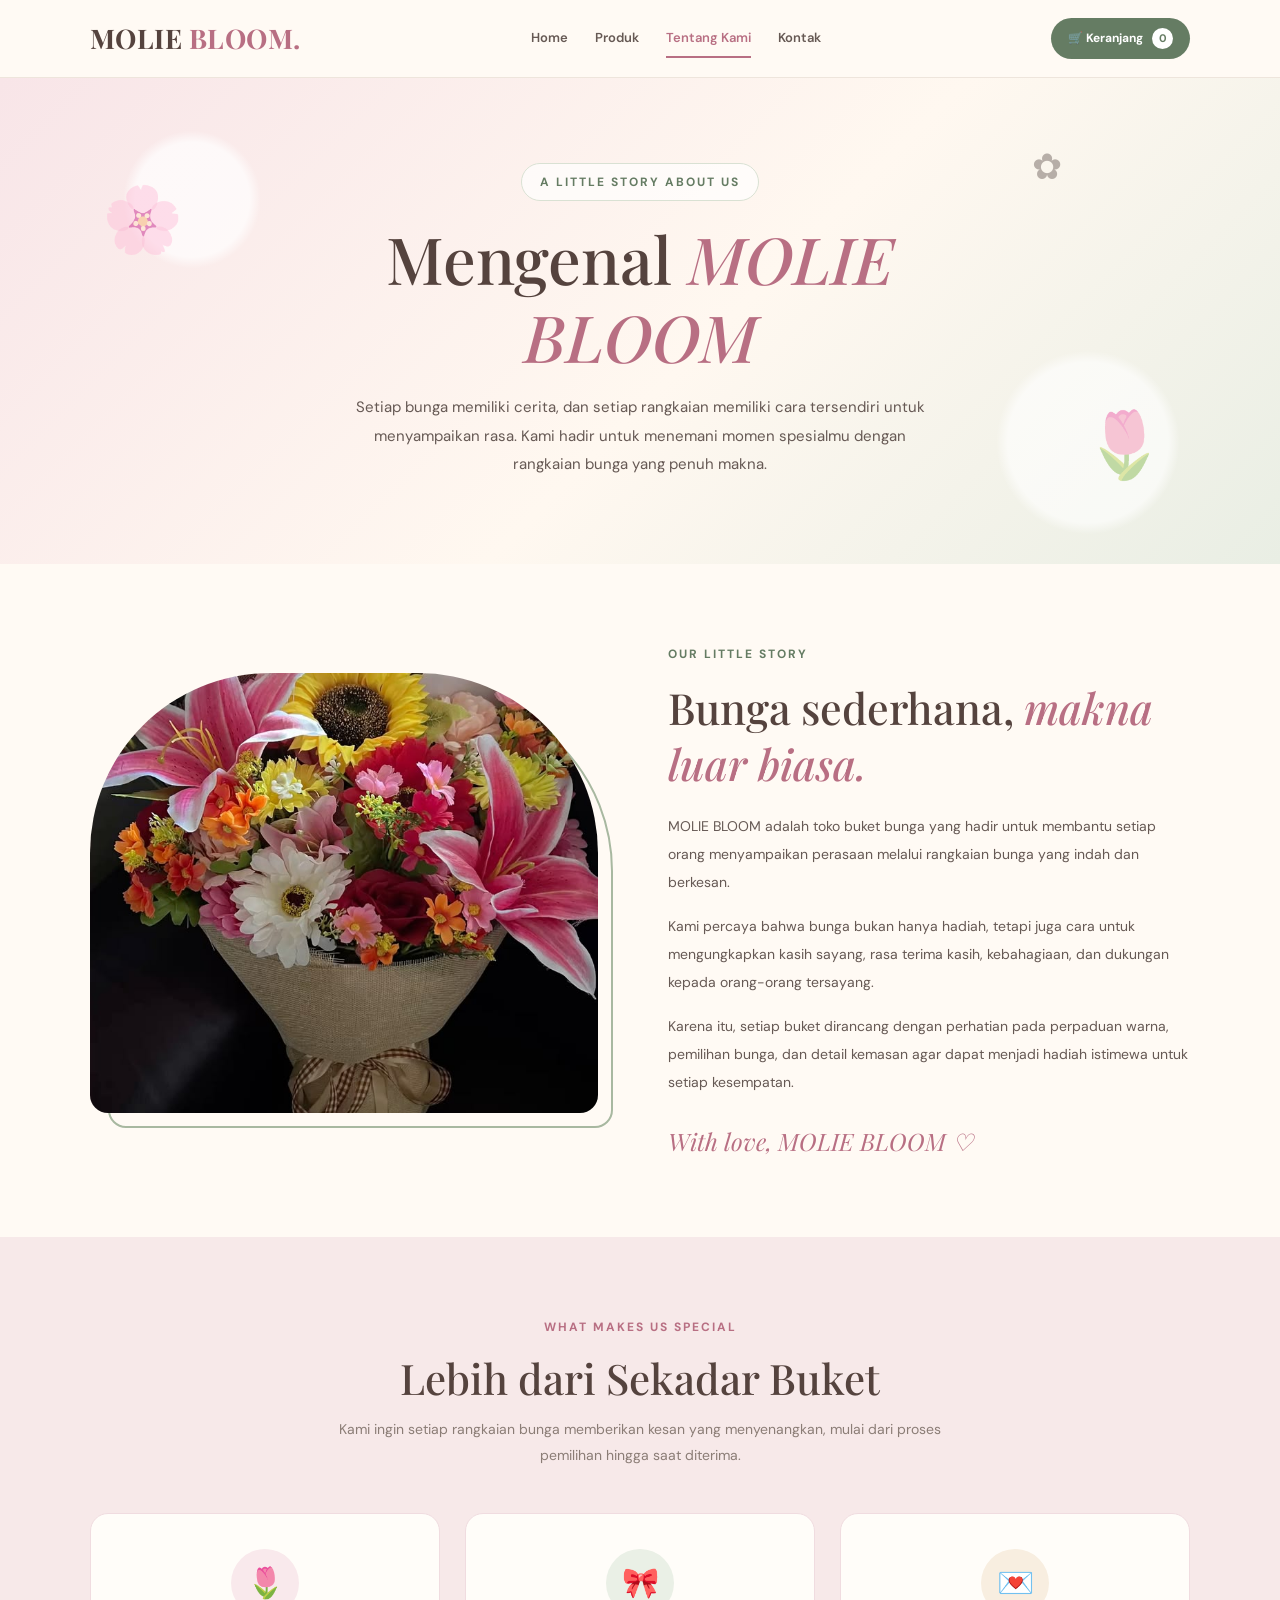
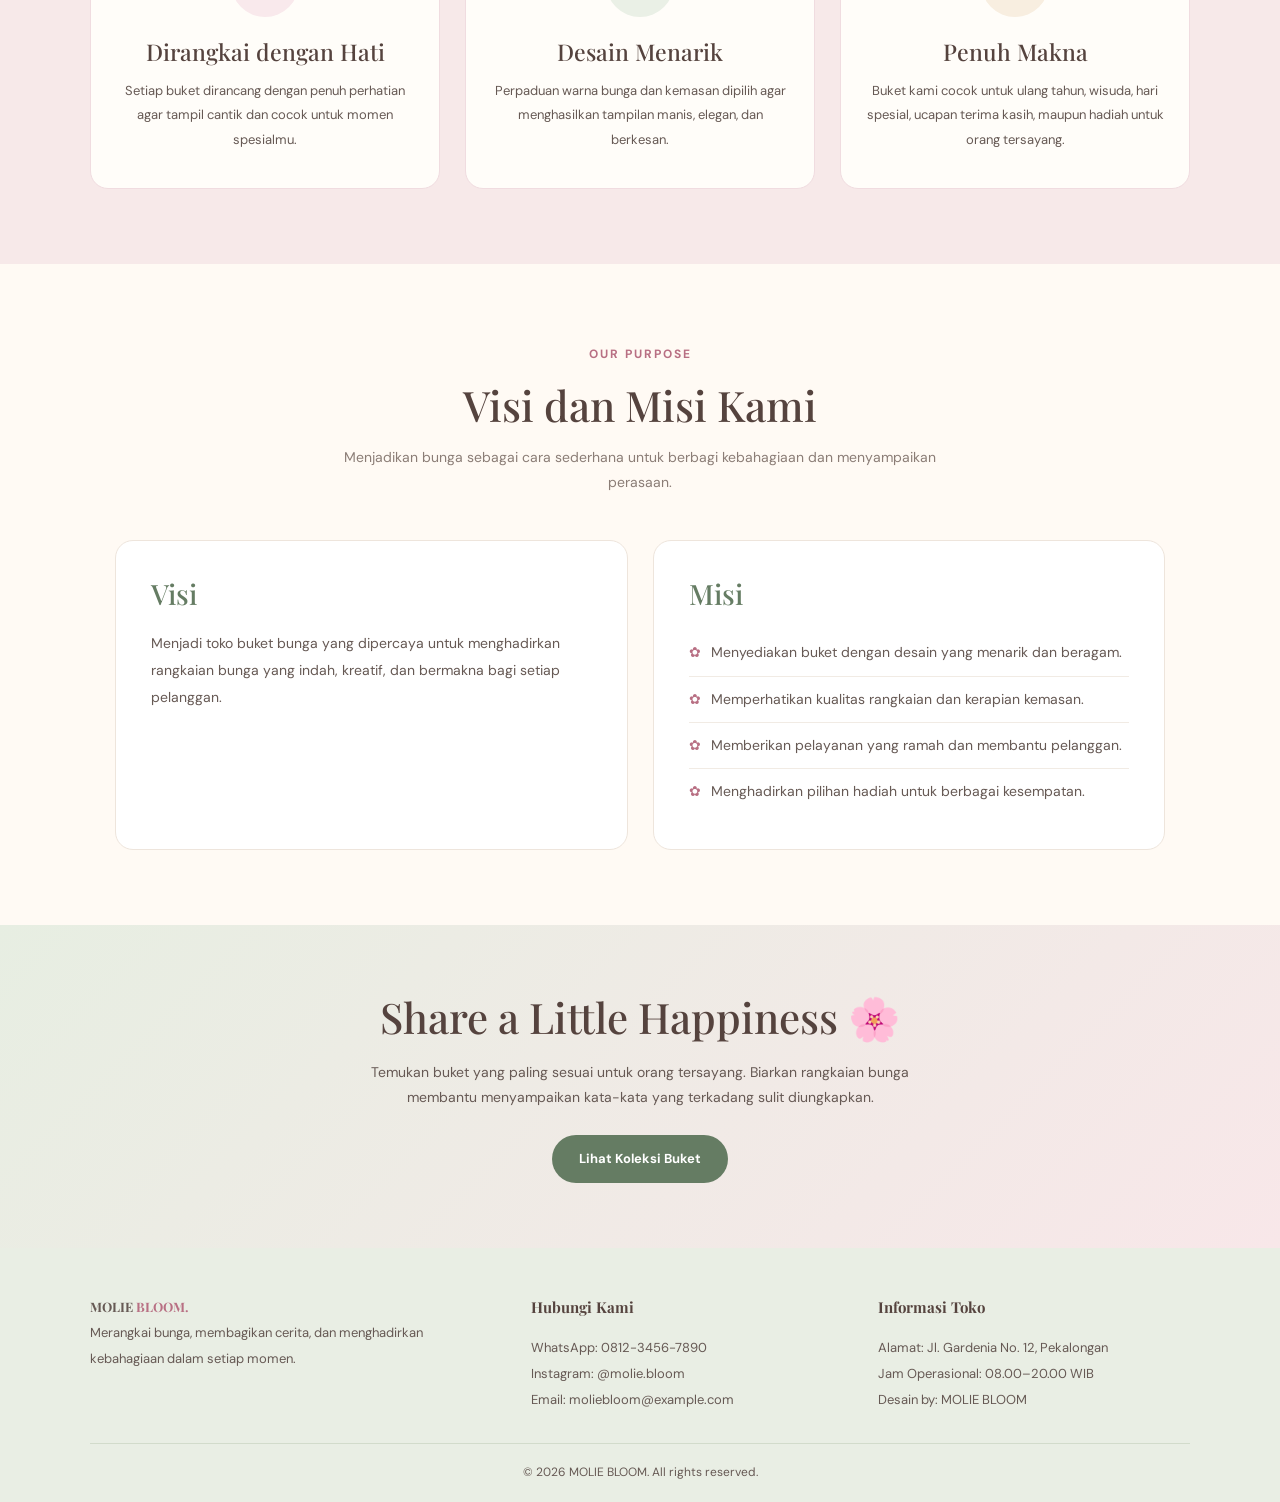
<file: tentang.html>
<!DOCTYPE html>
<html lang="id">
<head>
    <meta charset="UTF-8">
    <meta name="viewport" content="width=device-width, initial-scale=1.0">
    <title>Tentang Kami | MOLIE BLOOM</title>

    <link rel="preconnect" href="https://fonts.googleapis.com">
    <link rel="preconnect" href="https://fonts.gstatic.com" crossorigin>

    <link href="https://fonts.googleapis.com/css2?family=DM+Sans:wght@400;500;600;700&family=Playfair+Display:wght@400;500;600;700&display=swap" rel="stylesheet">

    <link rel="stylesheet" href="css/style.css">

    <style>
        :root {
            --pink: #e8b9c3;
            --pink-light: #f9e9ec;
            --pink-dark: #b86f83;
            --sage: #a8b8a0;
            --sage-dark: #657c63;
            --cream: #fffaf4;
            --brown: #55433e;
            --text: #665954;
            --white: #ffffff;
        }

        * {
            box-sizing: border-box;
        }

        html {
            scroll-behavior: smooth;
        }

        body {
            margin: 0;
            font-family: 'DM Sans', sans-serif;
            background: var(--cream);
            color: var(--text);
        }

        a {
            text-decoration: none;
        }

        img {
            max-width: 100%;
        }

        .about-hero {
            min-height: 390px;
            padding: 85px 20px;
            display: flex;
            align-items: center;
            justify-content: center;
            text-align: center;
            position: relative;
            overflow: hidden;
            background:
                radial-gradient(circle at 15% 25%, #ffffffb5 0 5%, transparent 6%),
                radial-gradient(circle at 85% 75%, #ffffffa0 0 7%, transparent 8%),
                linear-gradient(135deg, #f8e5e8, #fff8f0 55%, #e9eee4);
        }

        .hero-content {
            max-width: 750px;
            position: relative;
            z-index: 1;
            animation: fadeUp 1s ease both;
        }

        .eyebrow {
            display: inline-block;
            color: var(--sage-dark);
            background: #ffffffa8;
            border: 1px solid #d9e1d3;
            padding: 8px 18px;
            border-radius: 30px;
            font-size: 12px;
            letter-spacing: 2px;
            text-transform: uppercase;
            margin-bottom: 18px;
        }

        .about-hero h1 {
            font-family: 'Playfair Display', serif;
            font-size: clamp(38px, 6vw, 65px);
            color: var(--brown);
            font-weight: 500;
            margin: 0 0 18px;
            line-height: 1.2;
        }

        .about-hero h1 span {
            color: var(--pink-dark);
            font-style: italic;
        }

        .about-hero p {
            max-width: 570px;
            margin: 0 auto;
            font-size: 15px;
            line-height: 1.9;
        }

        .flower-decoration {
            position: absolute;
            font-size: 65px;
            opacity: 0.45;
            animation: floatFlower 5s ease-in-out infinite;
            user-select: none;
        }

        .flower-one {
            left: 8%;
            top: 18%;
        }

        .flower-two {
            right: 9%;
            bottom: 13%;
            animation-delay: 1.5s;
        }

        .flower-three {
            right: 17%;
            top: 12%;
            font-size: 36px;
            animation-delay: 2s;
        }

        .section {
            padding: 75px 7%;
        }

        .section-heading {
            text-align: center;
            max-width: 650px;
            margin: 0 auto 45px;
        }

        .section-heading .small-title {
            color: var(--pink-dark);
            font-size: 12px;
            letter-spacing: 2px;
            text-transform: uppercase;
            font-weight: 700;
        }

        .section-heading h2 {
            font-family: 'Playfair Display', serif;
            font-size: clamp(29px, 4vw, 42px);
            color: var(--brown);
            font-weight: 500;
            margin: 12px 0;
        }

        .section-heading p {
            line-height: 1.8;
            font-size: 14px;
        }

        .story {
            display: grid;
            grid-template-columns: 1fr 1fr;
            align-items: center;
            gap: 55px;
            max-width: 1150px;
            margin: auto;
        }

        .story-image {
            position: relative;
            padding: 0 15px 15px 0;
        }

        .story-image img {
            width: 100%;
            height: 440px;
            object-fit: cover;
            border-radius: 180px 180px 18px 18px;
            display: block;
            background: var(--pink-light);
        }

        .story-image::after {
            content: "";
            position: absolute;
            z-index: -1;
            top: 18px;
            left: 18px;
            right: 0;
            bottom: 0;
            border: 2px solid var(--sage);
            border-radius: 180px 180px 18px 18px;
        }

        .story-text .small-title {
            color: var(--sage-dark);
            letter-spacing: 2px;
            text-transform: uppercase;
            font-size: 12px;
            font-weight: 700;
        }

        .story-text h2 {
            font-family: 'Playfair Display', serif;
            font-size: clamp(30px, 4vw, 43px);
            color: var(--brown);
            font-weight: 500;
            line-height: 1.3;
            margin: 14px 0 20px;
        }

        .story-text h2 span {
            color: var(--pink-dark);
            font-style: italic;
        }

        .story-text p {
            font-size: 14px;
            line-height: 2;
            margin-bottom: 16px;
        }

        .signature {
            color: var(--pink-dark);
            font-family: 'Playfair Display', serif;
            font-size: 24px;
            font-style: italic;
            margin-top: 25px;
        }

        .values-section {
            background: #f7e9e9;
        }

        .values-grid {
            max-width: 1100px;
            margin: auto;
            display: grid;
            grid-template-columns: repeat(3, 1fr);
            gap: 25px;
        }

        .value-card {
            text-align: center;
            background: #fffdf9;
            padding: 35px 25px;
            border-radius: 18px;
            border: 1px solid #f0dce0;
            transition: transform 0.3s ease, box-shadow 0.3s ease;
        }

        .value-card:hover {
            transform: translateY(-7px);
            box-shadow: 0 12px 30px #9b6c6c18;
        }

        .value-icon {
            width: 68px;
            height: 68px;
            border-radius: 50%;
            margin: 0 auto 20px;
            display: flex;
            align-items: center;
            justify-content: center;
            background: var(--pink-light);
            font-size: 30px;
        }

        .value-card:nth-child(2) .value-icon {
            background: #eaf0e6;
        }

        .value-card:nth-child(3) .value-icon {
            background: #f8eee0;
        }

        .value-card h3 {
            font-family: 'Playfair Display', serif;
            font-size: 23px;
            color: var(--brown);
            font-weight: 500;
            margin: 0 0 12px;
        }

        .value-card p {
            font-size: 13px;
            line-height: 1.9;
            margin: 0;
        }

        .mission-grid {
            max-width: 1050px;
            margin: auto;
            display: grid;
            grid-template-columns: 1fr 1fr;
            gap: 25px;
        }

        .mission-card {
            padding: 35px;
            border-radius: 18px;
            background: #fff;
            border: 1px solid #eee5dc;
        }

        .mission-card h3 {
            font-family: 'Playfair Display', serif;
            color: var(--sage-dark);
            font-size: 28px;
            margin: 0 0 18px;
            font-weight: 500;
        }

        .mission-card ul {
            list-style: none;
            padding: 0;
            margin: 0;
        }

        .mission-card li {
            font-size: 14px;
            line-height: 1.8;
            padding: 10px 0;
            border-bottom: 1px solid #f1ebe4;
        }

        .mission-card li:last-child {
            border-bottom: none;
        }

        .mission-card li::before {
            content: "✿";
            color: var(--pink-dark);
            margin-right: 10px;
        }

        .about-cta {
            padding: 65px 20px;
            text-align: center;
            background: linear-gradient(135deg, #e7eee2, #f8e7e9);
        }

        .about-cta h2 {
            font-family: 'Playfair Display', serif;
            color: var(--brown);
            font-size: clamp(30px, 4vw, 42px);
            font-weight: 500;
            margin: 0 0 15px;
        }

        .about-cta p {
            max-width: 550px;
            margin: 0 auto 25px;
            line-height: 1.8;
            font-size: 14px;
        }

        .cta-button {
            display: inline-block;
            background: var(--sage-dark);
            color: white;
            padding: 13px 27px;
            border-radius: 30px;
            font-size: 13px;
            transition: 0.3s;
        }

        .cta-button:hover {
            background: var(--pink-dark);
            transform: translateY(-2px);
        }

        .site-footer {
            background: #e9eee4;
            padding: 45px 7% 20px;
        }

        .footer-grid {
            display: grid;
            grid-template-columns: 1.3fr 1fr 1fr;
            gap: 35px;
            max-width: 1150px;
            margin: auto;
        }

        .footer-brand {
            font-family: 'Playfair Display', serif;
            font-size: 27px;
            color: var(--brown);
            font-weight: 700;
        }

        .footer-brand span {
            color: var(--pink-dark);
        }

        .footer-column h3 {
            color: var(--brown);
            font-size: 15px;
            margin: 5px 0 17px;
        }

        .footer-column p,
        .footer-column a {
            font-size: 13px;
            line-height: 2;
            color: var(--text);
        }

        .footer-column a:hover {
            color: var(--pink-dark);
        }

        .footer-bottom {
            max-width: 1150px;
            margin: 30px auto 0;
            padding-top: 18px;
            border-top: 1px solid #d2dbcb;
            text-align: center;
            font-size: 12px;
        }

        @keyframes fadeUp {
            from {
                opacity: 0;
                transform: translateY(20px);
            }
            to {
                opacity: 1;
                transform: translateY(0);
            }
        }

        @keyframes floatFlower {
            0%, 100% {
                transform: translateY(0) rotate(-5deg);
            }
            50% {
                transform: translateY(-15px) rotate(5deg);
            }
        }

        @media (max-width: 800px) {
            .section {
                padding: 55px 6%;
            }

            .story {
                grid-template-columns: 1fr;
                gap: 35px;
            }

            .story-image {
                max-width: 500px;
                width: 100%;
                margin: auto;
            }

            .story-image img {
                height: 380px;
            }

            .values-grid {
                grid-template-columns: 1fr;
                max-width: 500px;
            }

            .mission-grid {
                grid-template-columns: 1fr;
            }

            .footer-grid {
                grid-template-columns: 1fr 1fr;
            }

            .flower-one {
                left: 2%;
            }

            .flower-two {
                right: 2%;
            }
        }

        @media (max-width: 500px) {
            .about-hero {
                min-height: 340px;
                padding: 65px 20px;
            }

            .flower-decoration {
                font-size: 40px;
            }

            .story-image img {
                height: 320px;
            }

            .mission-card {
                padding: 25px;
            }

            .footer-grid {
                grid-template-columns: 1fr;
                gap: 20px;
            }
        }
    </style>
</head>

<body>

    <!-- HEADER -->
    <header class="navbar">
        <a href="index.html" class="logo">
            MOLIE <span>BLOOM.</span>
        </a>

        <nav>
            <a href="index.html">Home</a>
            <a href="produk.html">Produk</a>
            <a href="tentang.html" class="active">Tentang Kami</a>
            <a href="kontak.html">Kontak</a>
        </nav>

        <a href="keranjang.html" class="cart-button">
            🛒 Keranjang
            <span id="cartCount">0</span>
        </a>
    </header>

    <!-- HERO -->
    <section class="about-hero">
        <span class="flower-decoration flower-one">🌸</span>
        <span class="flower-decoration flower-two">🌷</span>
        <span class="flower-decoration flower-three">✿</span>

        <div class="hero-content">
            <span class="eyebrow">A Little Story About Us</span>
            <h1>Mengenal <span>MOLIE BLOOM</span></h1>
            <p>
                Setiap bunga memiliki cerita, dan setiap rangkaian memiliki
                cara tersendiri untuk menyampaikan rasa. Kami hadir untuk
                menemani momen spesialmu dengan rangkaian bunga yang penuh makna.
            </p>
        </div>
    </section>

    <!-- CERITA KAMI -->
    <section class="section">
        <div class="story">
            <div class="story-image">
                <img
                    src="images/739223726380581282.jfif"
                    alt="Rangkaian bunga cantik MOLIE BLOOM"
                >
            </div>

            <div class="story-text">
                <span class="small-title">Our Little Story</span>
                <h2>Bunga sederhana, <span>makna luar biasa.</span></h2>

                <p>
                    MOLIE BLOOM adalah toko buket bunga yang hadir untuk
                    membantu setiap orang menyampaikan perasaan melalui
                    rangkaian bunga yang indah dan berkesan.
                </p>

                <p>
                    Kami percaya bahwa bunga bukan hanya hadiah, tetapi juga
                    cara untuk mengungkapkan kasih sayang, rasa terima kasih,
                    kebahagiaan, dan dukungan kepada orang-orang tersayang.
                </p>

                <p>
                    Karena itu, setiap buket dirancang dengan perhatian pada
                    perpaduan warna, pemilihan bunga, dan detail kemasan agar
                    dapat menjadi hadiah istimewa untuk setiap kesempatan.
                </p>

                <div class="signature">With love, MOLIE BLOOM ♡</div>
            </div>
        </div>
    </section>

    <!-- NILAI KAMI -->
    <section class="section values-section">
        <div class="section-heading">
            <span class="small-title">What Makes Us Special</span>
            <h2>Lebih dari Sekadar Buket</h2>
            <p>
                Kami ingin setiap rangkaian bunga memberikan kesan yang
                menyenangkan, mulai dari proses pemilihan hingga saat diterima.
            </p>
        </div>

        <div class="values-grid">
            <article class="value-card">
                <div class="value-icon">🌷</div>
                <h3>Dirangkai dengan Hati</h3>
                <p>
                    Setiap buket dirancang dengan penuh perhatian agar
                    tampil cantik dan cocok untuk momen spesialmu.
                </p>
            </article>

            <article class="value-card">
                <div class="value-icon">🎀</div>
                <h3>Desain Menarik</h3>
                <p>
                    Perpaduan warna bunga dan kemasan dipilih agar menghasilkan
                    tampilan manis, elegan, dan berkesan.
                </p>
            </article>

            <article class="value-card">
                <div class="value-icon">💌</div>
                <h3>Penuh Makna</h3>
                <p>
                    Buket kami cocok untuk ulang tahun, wisuda, hari spesial,
                    ucapan terima kasih, maupun hadiah untuk orang tersayang.
                </p>
            </article>
        </div>
    </section>

    <!-- VISI DAN MISI -->
    <section class="section">
        <div class="section-heading">
            <span class="small-title">Our Purpose</span>
            <h2>Visi dan Misi Kami</h2>
            <p>
                Menjadikan bunga sebagai cara sederhana untuk berbagi
                kebahagiaan dan menyampaikan perasaan.
            </p>
        </div>

        <div class="mission-grid">
            <article class="mission-card">
                <h3>Visi</h3>
                <p>
                    Menjadi toko buket bunga yang dipercaya untuk menghadirkan
                    rangkaian bunga yang indah, kreatif, dan bermakna bagi
                    setiap pelanggan.
                </p>
            </article>

            <article class="mission-card">
                <h3>Misi</h3>
                <ul>
                    <li>Menyediakan buket dengan desain yang menarik dan beragam.</li>
                    <li>Memperhatikan kualitas rangkaian dan kerapian kemasan.</li>
                    <li>Memberikan pelayanan yang ramah dan membantu pelanggan.</li>
                    <li>Menghadirkan pilihan hadiah untuk berbagai kesempatan.</li>
                </ul>
            </article>
        </div>
    </section>

    <!-- AJAKAN -->
    <section class="about-cta">
        <h2>Share a Little Happiness 🌸</h2>
        <p>
            Temukan buket yang paling sesuai untuk orang tersayang.
            Biarkan rangkaian bunga membantu menyampaikan kata-kata
            yang terkadang sulit diungkapkan.
        </p>
        <a href="produk.html" class="cta-button">Lihat Koleksi Buket</a>
    </section>

    <!-- FOOTER -->
    <footer class="site-footer">
        <div class="footer-grid">
            <div class="footer-column">
                <a href="index.html" class="footer-brand">
                    MOLIE <span>BLOOM.</span>
                </a>
                <p>
                    Merangkai bunga, membagikan cerita, dan menghadirkan
                    kebahagiaan dalam setiap momen.
                </p>
            </div>

            <div class="footer-column">
                <h3>Hubungi Kami</h3>
                <p>WhatsApp:
                    <a href="https://wa.me/6281234567890">
                        0812-3456-7890
                    </a>
                </p>
                <p>Instagram:
                    <a href="https://instagram.com/molie.bloom" target="_blank">
                        @molie.bloom
                    </a>
                </p>
                <p>Email:
                    <a href="mailto:moliebloom@example.com">
                        moliebloom@example.com
                    </a>
                </p>
            </div>

            <div class="footer-column">
                <h3>Informasi Toko</h3>
                <p>Alamat: Jl. Gardenia No. 12, Pekalongan</p>
                <p>Jam Operasional: 08.00–20.00 WIB</p>
                <p>Desain by: MOLIE BLOOM</p>
            </div>
        </div>

        <div class="footer-bottom">
            © <span id="currentYear"></span> MOLIE BLOOM. All rights reserved.
        </div>
    </footer>

    <script>
        // Menampilkan jumlah produk di keranjang
        function updateCartCount() {
            const cart = JSON.parse(
                localStorage.getItem("molieBloomCart")
            ) || [];

            const total = Array.isArray(cart)
                ? cart.reduce((sum, item) => sum + (Number(item.quantity) || 1), 0)
                : Object.values(cart).reduce(
                    (sum, item) => sum + (Number(item.quantity) || 1), 0
                );

            const countElement = document.getElementById("cartCount");

            if (countElement) {
                countElement.textContent = total;
            }
        }

        // Tahun otomatis pada footer
        document.getElementById("currentYear").textContent =
            new Date().getFullYear();

        updateCartCount();
    </script>

</body>
</html>
</file>
<file: css/style.css>
/* ========================================
   MOLIE BLOOM - MAIN STYLESHEET
   Theme: Pastel Pink, Sage Green & Cream
======================================== */

/* GOOGLE FONTS
   Font Playfair Display dan DM Sans
   dihubungkan melalui HTML
*/

/* 1. WARNA UTAMA */
:root {
    --pink: #e8b9c3;
    --pink-light: #f9e9ec;
    --pink-dark: #b86f83;

    --sage: #a8b8a0;
    --sage-light: #e9eee4;
    --sage-dark: #657c63;

    --cream: #fffaf4;
    --white: #ffffff;

    --brown: #55433e;
    --text: #665954;
    --muted: #8b7d76;

    --border: #eee3dc;
    --shadow: 0 8px 25px rgba(85, 67, 62, 0.08);

    --radius: 18px;
    --transition: 0.3s ease;
}

/* 2. RESET */
* {
    margin: 0;
    padding: 0;
    box-sizing: border-box;
}

html {
    scroll-behavior: smooth;
    scroll-padding-top: 90px;
}

body {
    font-family: 'DM Sans', sans-serif;
    background: var(--cream);
    color: var(--text);
    line-height: 1.7;
    overflow-x: hidden;
}

img {
    display: block;
    max-width: 100%;
}

a {
    color: inherit;
    text-decoration: none;
    transition: var(--transition);
}

button,
input,
textarea,
select {
    font: inherit;
}

button {
    cursor: pointer;
}

ul {
    list-style-position: inside;
}

/* 3. HEADER DAN NAVIGASI */
.navbar {
    width: 100%;
    min-height: 78px;
    padding: 15px 7%;

    display: flex;
    align-items: center;
    justify-content: space-between;
    gap: 25px;

    background: rgba(255, 250, 244, 0.96);
    border-bottom: 1px solid #eee5dc;

    position: sticky;
    top: 0;
    z-index: 1000;

    backdrop-filter: blur(12px);
}

.logo,
.navbar .logo {
    color: var(--brown);
    font-family: 'Playfair Display', serif;
    font-size: 27px;
    font-weight: 700;
    letter-spacing: 0.5px;
    white-space: nowrap;
}

.logo span,
.navbar .logo span {
    color: var(--pink-dark);
}

.navbar nav {
    display: flex;
    align-items: center;
    justify-content: center;
    gap: 27px;
}

.navbar nav a {
    color: var(--text);
    font-size: 13px;
    font-weight: 600;
    position: relative;
    padding: 8px 0;
}

.navbar nav a::after {
    content: "";
    position: absolute;
    width: 0;
    height: 2px;
    left: 0;
    bottom: 0;
    background: var(--pink-dark);
    transition: var(--transition);
}

.navbar nav a:hover,
.navbar nav a.active {
    color: var(--pink-dark);
}

.navbar nav a:hover::after,
.navbar nav a.active::after {
    width: 100%;
}

/* 4. TOMBOL KERANJANG */
.cart-button {
    display: inline-flex;
    align-items: center;
    justify-content: center;
    gap: 9px;

    padding: 10px 17px;
    border-radius: 30px;

    background: var(--sage-dark);
    color: var(--white);

    font-size: 12px;
    font-weight: 700;
    white-space: nowrap;

    transition: var(--transition);
}

.cart-button:hover {
    background: var(--pink-dark);
    color: var(--white);
    transform: translateY(-2px);
}

#cartCount {
    min-width: 21px;
    height: 21px;
    padding: 0 5px;

    display: inline-flex;
    align-items: center;
    justify-content: center;

    border-radius: 50%;
    background: var(--white);
    color: var(--sage-dark);

    font-size: 11px;
    font-weight: 700;
}

/* 5. JUDUL DAN TEKS */
h1,
h2,
h3,
h4 {
    font-family: 'Playfair Display', serif;
    color: var(--brown);
    line-height: 1.3;
}

p {
    color: var(--text);
}

.section-title,
.section-heading h2 {
    font-family: 'Playfair Display', serif;
    color: var(--brown);
    font-size: clamp(29px, 4vw, 42px);
    font-weight: 500;
    text-align: center;
}

.section-subtitle,
.section-heading p {
    max-width: 650px;
    margin: 12px auto 0;
    text-align: center;
    color: var(--muted);
    font-size: 14px;
    line-height: 1.9;
}

/* 6. TOMBOL UMUM */
.btn,
.btn-primary,
.btn-secondary,
.cta-button {
    display: inline-flex;
    align-items: center;
    justify-content: center;
    gap: 8px;

    padding: 13px 25px;
    border: none;
    border-radius: 30px;

    font-size: 13px;
    font-weight: 700;
    text-align: center;

    transition: var(--transition);
}

.btn-primary,
.btn,
.cta-button {
    background: var(--sage-dark);
    color: var(--white);
}

.btn-primary:hover,
.btn:hover,
.cta-button:hover {
    background: var(--pink-dark);
    color: var(--white);
    transform: translateY(-3px);
}

.btn-secondary {
    background: var(--pink-light);
    color: var(--pink-dark);
    border: 1px solid #efd5dc;
}

.btn-secondary:hover {
    background: var(--pink-dark);
    color: var(--white);
}

/* 7. HERO / BANNER */
.hero,
.about-hero,
.page-header,
.contact-hero {
    position: relative;
    overflow: hidden;
    text-align: center;

    background: linear-gradient(
        135deg,
        #f8e5e8 0%,
        #fff8f0 55%,
        #e9eee4 100%
    );
}

.hero {
    min-height: 480px;
    padding: 90px 7%;

    display: flex;
    align-items: center;
    justify-content: center;
}

.hero-content {
    max-width: 760px;
    margin: auto;
}

.hero h1,
.hero-title {
    font-family: 'Playfair Display', serif;
    font-size: clamp(38px, 6vw, 65px);
    color: var(--brown);
    font-weight: 500;
    line-height: 1.2;
    margin-bottom: 20px;
}

.hero h1 span,
.hero-title span {
    color: var(--pink-dark);
    font-style: italic;
}

.hero p {
    max-width: 600px;
    margin: 0 auto 28px;
    font-size: 15px;
    line-height: 1.9;
}

.about-hero,
.page-header,
.contact-hero {
    padding: 75px 7%;
}

.eyebrow,
.small-title {
    color: var(--sage-dark);
    font-size: 12px;
    font-weight: 700;
    letter-spacing: 2px;
    text-transform: uppercase;
}

.eyebrow {
    display: inline-block;
    padding: 8px 18px;
    margin-bottom: 18px;
    background: rgba(255, 255, 255, 0.7);
    border: 1px solid #d9e1d3;
    border-radius: 30px;
}

/* 8. DEKORASI BUNGA */
.flower-decoration {
    position: absolute;
    font-size: 60px;
    opacity: 0.45;
    pointer-events: none;
    animation: floatFlower 5s ease-in-out infinite;
}

.flower-one {
    left: 8%;
    top: 18%;
}

.flower-two {
    right: 9%;
    bottom: 13%;
    animation-delay: 1.5s;
}

.flower-three {
    right: 17%;
    top: 12%;
    font-size: 35px;
    animation-delay: 2s;
}

/* 9. SECTION UMUM */
section {
    scroll-margin-top: 85px;
}

.section {
    padding: 75px 7%;
}

.section-heading {
    max-width: 700px;
    margin: 0 auto 45px;
    text-align: center;
}

.section-heading .small-title {
    color: var(--pink-dark);
}

.section-heading h2 {
    margin: 12px 0;
}

/* 10. KARTU PRODUK */
.product-grid,
.products-grid {
    display: grid;
    grid-template-columns: repeat(3, minmax(0, 1fr));
    gap: 28px;
}

.product-card {
    overflow: hidden;
    background: var(--white);
    border: 1px solid var(--border);
    border-radius: var(--radius);

    box-shadow: 0 4px 15px rgba(85, 67, 62, 0.04);

    transition: transform var(--transition),
                box-shadow var(--transition);
}

.product-card:hover {
    transform: translateY(-7px);
    box-shadow: var(--shadow);
}

.product-image {
    position: relative;
    overflow: hidden;
    background: var(--pink-light);
    aspect-ratio: 4 / 4.2;
}

.product-image img,
.product-card > img {
    width: 100%;
    height: 100%;
    object-fit: cover;
    transition: transform 0.5s ease;
}

.product-card:hover .product-image img {
    transform: scale(1.04);
}

.product-info {
    padding: 22px;
}

.product-info h3,
.product-card h3 {
    font-family: 'Playfair Display', serif;
    font-size: 22px;
    font-weight: 500;
    color: var(--brown);
    margin-bottom: 8px;
}

.product-info p,
.product-card p {
    font-size: 13px;
    line-height: 1.8;
    margin-bottom: 12px;
}

.product-price {
    display: block;
    color: var(--pink-dark);
    font-size: 17px;
    font-weight: 700;
    margin: 10px 0 16px;
}

.product-card .btn,
.product-card .btn-primary,
.product-card .add-to-cart {
    width: 100%;
}

/* 11. FILTER PRODUK */
.filter-buttons,
.category-filters {
    display: flex;
    align-items: center;
    justify-content: center;
    flex-wrap: wrap;
    gap: 12px;
    margin-bottom: 35px;
}

.filter-btn,
.category-btn {
    padding: 10px 20px;
    border: 1px solid #e8dcd5;
    border-radius: 30px;
    background: var(--white);
    color: var(--text);
    font-size: 12px;
    font-weight: 600;
    transition: var(--transition);
}

.filter-btn:hover,
.filter-btn.active,
.category-btn:hover,
.category-btn.active {
    background: var(--sage-dark);
    border-color: var(--sage-dark);
    color: var(--white);
}

/* 12. BENEFIT / KEUNGGULAN */
.benefits,
.benefit-strip {
    display: grid;
    grid-template-columns: repeat(3, minmax(0, 1fr));
    gap: 22px;
    padding: 30px 7%;
    background: var(--sage-light);
}

.benefit-item {
    text-align: center;
    padding: 12px;
}

.benefit-item .icon {
    display: block;
    font-size: 30px;
    margin-bottom: 10px;
}

.benefit-item h3 {
    font-family: 'Playfair Display', serif;
    font-size: 19px;
    margin-bottom: 5px;
}

.benefit-item p {
    font-size: 12px;
}

/* 13. CERITA TENTANG KAMI */
.story {
    display: grid;
    grid-template-columns: 1fr 1fr;
    align-items: center;
    gap: 55px;
    max-width: 1150px;
    margin: auto;
}

.story-image {
    position: relative;
    padding: 0 15px 15px 0;
    isolation: isolate;
}

.story-image img {
    width: 100%;
    height: 440px;
    object-fit: cover;
    border-radius: 180px 180px 18px 18px;
    background: var(--pink-light);
}

.story-image::after {
    content: "";
    position: absolute;
    z-index: -1;
    top: 18px;
    left: 18px;
    right: 0;
    bottom: 0;
    border: 2px solid var(--sage);
    border-radius: 180px 180px 18px 18px;
}

.story-text h2 {
    font-size: clamp(30px, 4vw, 43px);
    font-weight: 500;
    line-height: 1.3;
    margin: 14px 0 20px;
}

.story-text h2 span {
    color: var(--pink-dark);
    font-style: italic;
}

.story-text p {
    font-size: 14px;
    line-height: 2;
    margin-bottom: 16px;
}

.signature {
    color: var(--pink-dark);
    font-family: 'Playfair Display', serif;
    font-size: 24px;
    font-style: italic;
    margin-top: 25px;
}

/* 14. KARTU VISI, MISI, NILAI */
.values-section {
    background: #f7e9e9;
}

.values-grid {
    display: grid;
    grid-template-columns: repeat(3, minmax(0, 1fr));
    gap: 25px;
    max-width: 1100px;
    margin: auto;
}

.value-card {
    text-align: center;
    background: #fffdf9;
    padding: 35px 25px;
    border: 1px solid #f0dce0;
    border-radius: var(--radius);
    transition: var(--transition);
}

.value-card:hover {
    transform: translateY(-7px);
    box-shadow: var(--shadow);
}

.value-icon {
    width: 68px;
    height: 68px;
    border-radius: 50%;
    margin: 0 auto 20px;

    display: flex;
    align-items: center;
    justify-content: center;

    background: var(--pink-light);
    font-size: 30px;
}

.value-card:nth-child(2) .value-icon {
    background: var(--sage-light);
}

.value-card:nth-child(3) .value-icon {
    background: #f8eee0;
}

.value-card h3 {
    font-size: 23px;
    font-weight: 500;
    margin-bottom: 12px;
}

.value-card p {
    font-size: 13px;
    line-height: 1.9;
}

.mission-grid {
    display: grid;
    grid-template-columns: repeat(2, minmax(0, 1fr));
    gap: 25px;
    max-width: 1050px;
    margin: auto;
}

.mission-card {
    padding: 35px;
    border-radius: var(--radius);
    background: var(--white);
    border: 1px solid var(--border);
}

.mission-card h3 {
    color: var(--sage-dark);
    font-size: 28px;
    font-weight: 500;
    margin-bottom: 18px;
}

.mission-card p,
.mission-card li {
    font-size: 14px;
    line-height: 1.9;
}

.mission-card ul {
    list-style: none;
    padding: 0;
}

.mission-card li {
    padding: 10px 0;
    border-bottom: 1px solid #f1ebe4;
}

.mission-card li:last-child {
    border-bottom: none;
}

.mission-card li::before {
    content: "✿";
    color: var(--pink-dark);
    margin-right: 10px;
}

/* 15. PROMO / CALL TO ACTION */
.promo-section,
.about-cta {
    padding: 65px 7%;
    text-align: center;
    background: linear-gradient(135deg, #e7eee2, #f8e7e9);
}

.promo-section h2,
.about-cta h2 {
    font-size: clamp(30px, 4vw, 42px);
    font-weight: 500;
    margin-bottom: 15px;
}

.promo-section p,
.about-cta p {
    max-width: 600px;
    margin: 0 auto 25px;
    font-size: 14px;
    line-height: 1.9;
}

/* 16. FORM DAN INPUT */
.form-group {
    margin-bottom: 20px;
}

.form-group label {
    display: block;
    color: var(--brown);
    font-size: 13px;
    font-weight: 700;
    margin-bottom: 8px;
}

input,
textarea,
select {
    width: 100%;
    padding: 13px 15px;

    border: 1px solid #e8ddd6;
    border-radius: 12px;
    background: var(--white);
    color: var(--text);

    outline: none;
    transition: border-color var(--transition),
                box-shadow var(--transition);
}

textarea {
    min-height: 130px;
    resize: vertical;
}

input:focus,
textarea:focus,
select:focus {
    border-color: var(--sage);
    box-shadow: 0 0 0 3px rgba(168, 184, 160, 0.2);
}

input::placeholder,
textarea::placeholder {
    color: #b5a7a0;
}

/* 17. KARTU KONTAK */
.contact-grid {
    display: grid;
    grid-template-columns: repeat(3, minmax(0, 1fr));
    gap: 22px;
}

.contact-card {
    padding: 28px 22px;
    text-align: center;
    border: 1px solid var(--border);
    border-radius: var(--radius);
    background: var(--white);
    transition: var(--transition);
}

.contact-card:hover {
    transform: translateY(-5px);
    box-shadow: var(--shadow);
}

.contact-card .icon {
    font-size: 30px;
    margin-bottom: 12px;
}

.contact-card h3 {
    font-size: 21px;
    margin-bottom: 8px;
}

.contact-card p {
    font-size: 13px;
    line-height: 1.8;
}

/* 18. KERANJANG */
.cart-container {
    max-width: 1100px;
    margin: 45px auto;
    padding: 0 7%;
}

.cart-table {
    width: 100%;
    border-collapse: collapse;
    background: var(--white);
    border-radius: var(--radius);
    overflow: hidden;
}

.cart-table th,
.cart-table td {
    padding: 16px;
    border-bottom: 1px solid var(--border);
    text-align: left;
    font-size: 13px;
}

.cart-table th {
    background: var(--sage-light);
    color: var(--brown);
    font-weight: 700;
}

.cart-summary {
    max-width: 420px;
    margin: 30px 0 0 auto;
    padding: 25px;
    background: var(--white);
    border: 1px solid var(--border);
    border-radius: var(--radius);
    box-shadow: var(--shadow);
}

.cart-summary h3 {
    font-size: 24px;
    margin-bottom: 18px;
}

.cart-total {
    display: flex;
    align-items: center;
    justify-content: space-between;
    gap: 15px;
    padding: 15px 0;
    margin-bottom: 15px;
    border-top: 1px solid var(--border);
    font-weight: 700;
}

.empty-cart {
    padding: 55px 20px;
    text-align: center;
    background: var(--white);
    border-radius: var(--radius);
    border: 1px dashed var(--pink);
}

.empty-cart h2 {
    font-size: 28px;
    margin-bottom: 10px;
}

.empty-cart p {
    margin-bottom: 20px;
}

/* 19. PESAN TOAST */
.toast {
    position: fixed;
    bottom: 25px;
    right: 25px;
    z-index: 2000;

    padding: 14px 22px;
    border-radius: 12px;

    background: var(--sage-dark);
    color: var(--white);
    font-size: 13px;

    box-shadow: var(--shadow);
    animation: fadeUp 0.3s ease;
}

/* 20. FOOTER */
.site-footer,
footer {
    background: var(--sage-light);
}

.site-footer {
    padding: 45px 7% 20px;
}

.footer-grid {
    display: grid;
    grid-template-columns: 1.3fr 1fr 1fr;
    gap: 35px;
    max-width: 1150px;
    margin: auto;
}

.footer-brand {
    display: inline-block;
    font-family: 'Playfair Display', serif;
    font-size: 27px;
    font-weight: 700;
    color: var(--brown);
}

.footer-brand span {
    color: var(--pink-dark);
}

.footer-column h3 {
    color: var(--brown);
    font-size: 15px;
    margin: 5px 0 17px;
}

.footer-column p,
.footer-column a {
    color: var(--text);
    font-size: 13px;
    line-height: 2;
    overflow-wrap: anywhere;
}

.footer-column a:hover {
    color: var(--pink-dark);
}

.footer-bottom {
    max-width: 1150px;
    margin: 30px auto 0;
    padding-top: 18px;
    border-top: 1px solid #d2dbcb;
    text-align: center;
    font-size: 12px;
}

/* 21. ANIMASI */
@keyframes fadeUp {
    from {
        opacity: 0;
        transform: translateY(20px);
    }

    to {
        opacity: 1;
        transform: translateY(0);
    }
}

@keyframes floatFlower {
    0%,
    100% {
        transform: translateY(0) rotate(-5deg);
    }

    50% {
        transform: translateY(-15px) rotate(5deg);
    }
}

/* 22. RESPONSIVE TABLET */
@media (max-width: 1000px) {
    .navbar {
        padding: 15px 4%;
        gap: 15px;
    }

    .navbar nav {
        gap: 16px;
    }

    .logo,
    .navbar .logo {
        font-size: 23px;
    }

    .product-grid,
    .products-grid {
        grid-template-columns: repeat(2, minmax(0, 1fr));
    }

    .story {
        gap: 35px;
    }
}

/* 23. RESPONSIVE TABLET KECIL */
@media (max-width: 800px) {
    .navbar {
        flex-wrap: wrap;
        justify-content: space-between;
    }

    .navbar nav {
        order: 3;
        width: 100%;
        flex-wrap: wrap;
        gap: 10px 22px;
        justify-content: center;
    }

    .cart-button {
        padding: 9px 13px;
    }

    .section {
        padding: 55px 6%;
    }

    .story {
        grid-template-columns: 1fr;
        gap: 35px;
    }

    .story-image {
        width: 100%;
        max-width: 500px;
        margin: auto;
    }

    .story-image img {
        height: 380px;
    }

    .values-grid {
        grid-template-columns: 1fr;
        max-width: 500px;
    }

    .mission-grid {
        grid-template-columns: 1fr;
    }

    .contact-grid {
        grid-template-columns: repeat(2, minmax(0, 1fr));
    }

    .footer-grid {
        grid-template-columns: 1fr 1fr;
    }

    .benefits,
    .benefit-strip {
        padding: 25px 5%;
    }

    .flower-one {
        left: 2%;
    }

    .flower-two {
        right: 2%;
    }
}

/* 24. RESPONSIVE HP */
@media (max-width: 550px) {
    .navbar {
        padding: 13px 5%;
    }

    .logo,
    .navbar .logo {
        font-size: 22px;
    }

    .navbar nav {
        gap: 8px 16px;
    }

    .navbar nav a {
        font-size: 12px;
    }

    .cart-button {
        font-size: 11px;
        padding: 8px 11px;
    }

    .hero {
        min-height: 400px;
        padding: 65px 6%;
    }

    .about-hero,
    .page-header,
    .contact-hero {
        padding: 60px 6%;
    }

    .flower-decoration {
        font-size: 40px;
    }

    .flower-three {
        font-size: 26px;
    }

    .product-grid,
    .products-grid {
        grid-template-columns: 1fr;
        gap: 22px;
    }

    .product-card {
        max-width: 420px;
        width: 100%;
        margin: auto;
    }

    .product-image {
        aspect-ratio: 4 / 3.5;
    }

    .benefits,
    .benefit-strip {
        grid-template-columns: 1fr;
        gap: 10px;
    }

    .contact-grid {
        grid-template-columns: 1fr;
    }

    .story-image img {
        height: 320px;
    }

    .mission-card {
        padding: 25px;
    }

    .footer-grid {
        grid-template-columns: 1fr;
        gap: 20px;
    }

    .site-footer {
        padding: 35px 6% 20px;
    }

    .cart-container {
        padding: 0 5%;
    }

    .cart-table th,
    .cart-table td {
        padding: 10px;
        font-size: 11px;
    }

    .cart-summary {
        max-width: 100%;
    }

    .toast {
        left: 15px;
        right: 15px;
        bottom: 15px;
        text-align: center;
    }
}

/* 25. AKSESIBILITAS */
@media (prefers-reduced-motion: reduce) {
    *,
    *::before,
    *::after {
        scroll-behavior: auto !important;
        animation-duration: 0.01ms !important;
        animation-iteration-count: 1 !important;
        transition-duration: 0.01ms !important;
    }
}
</file>
